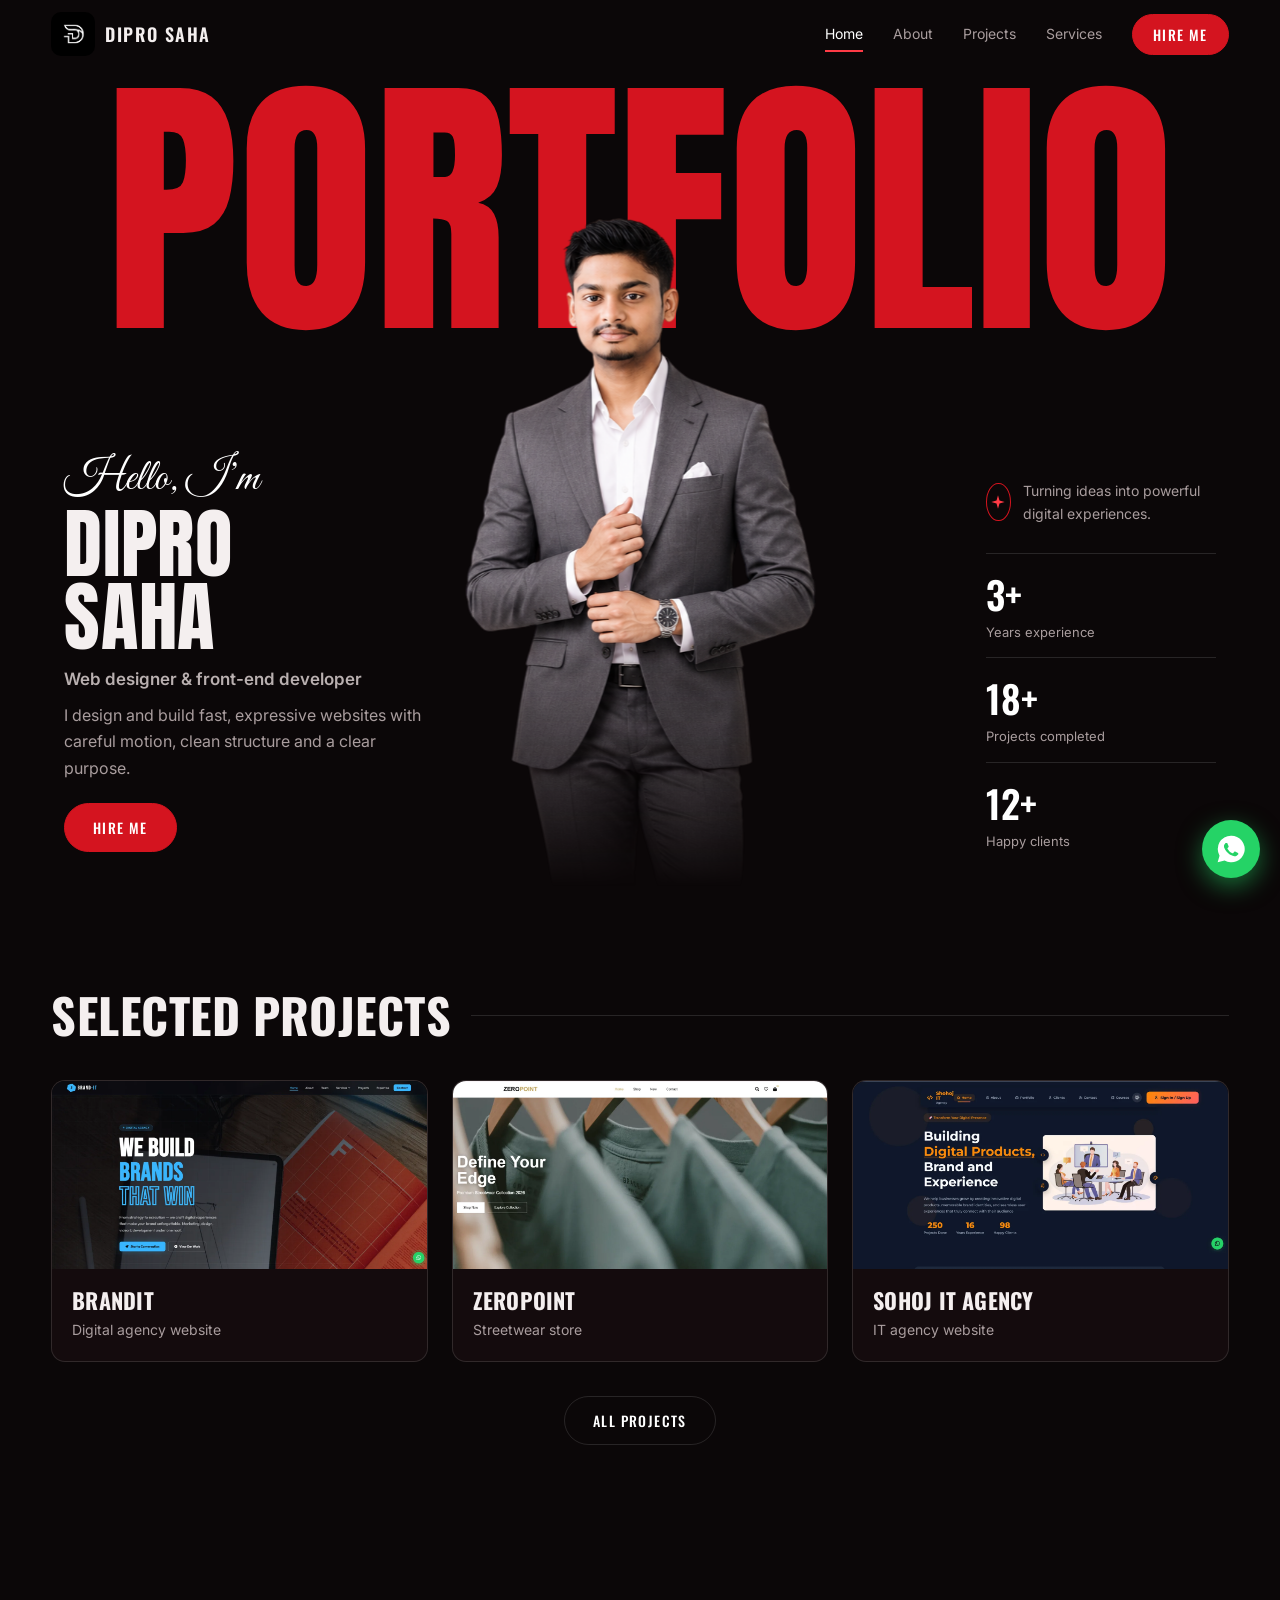
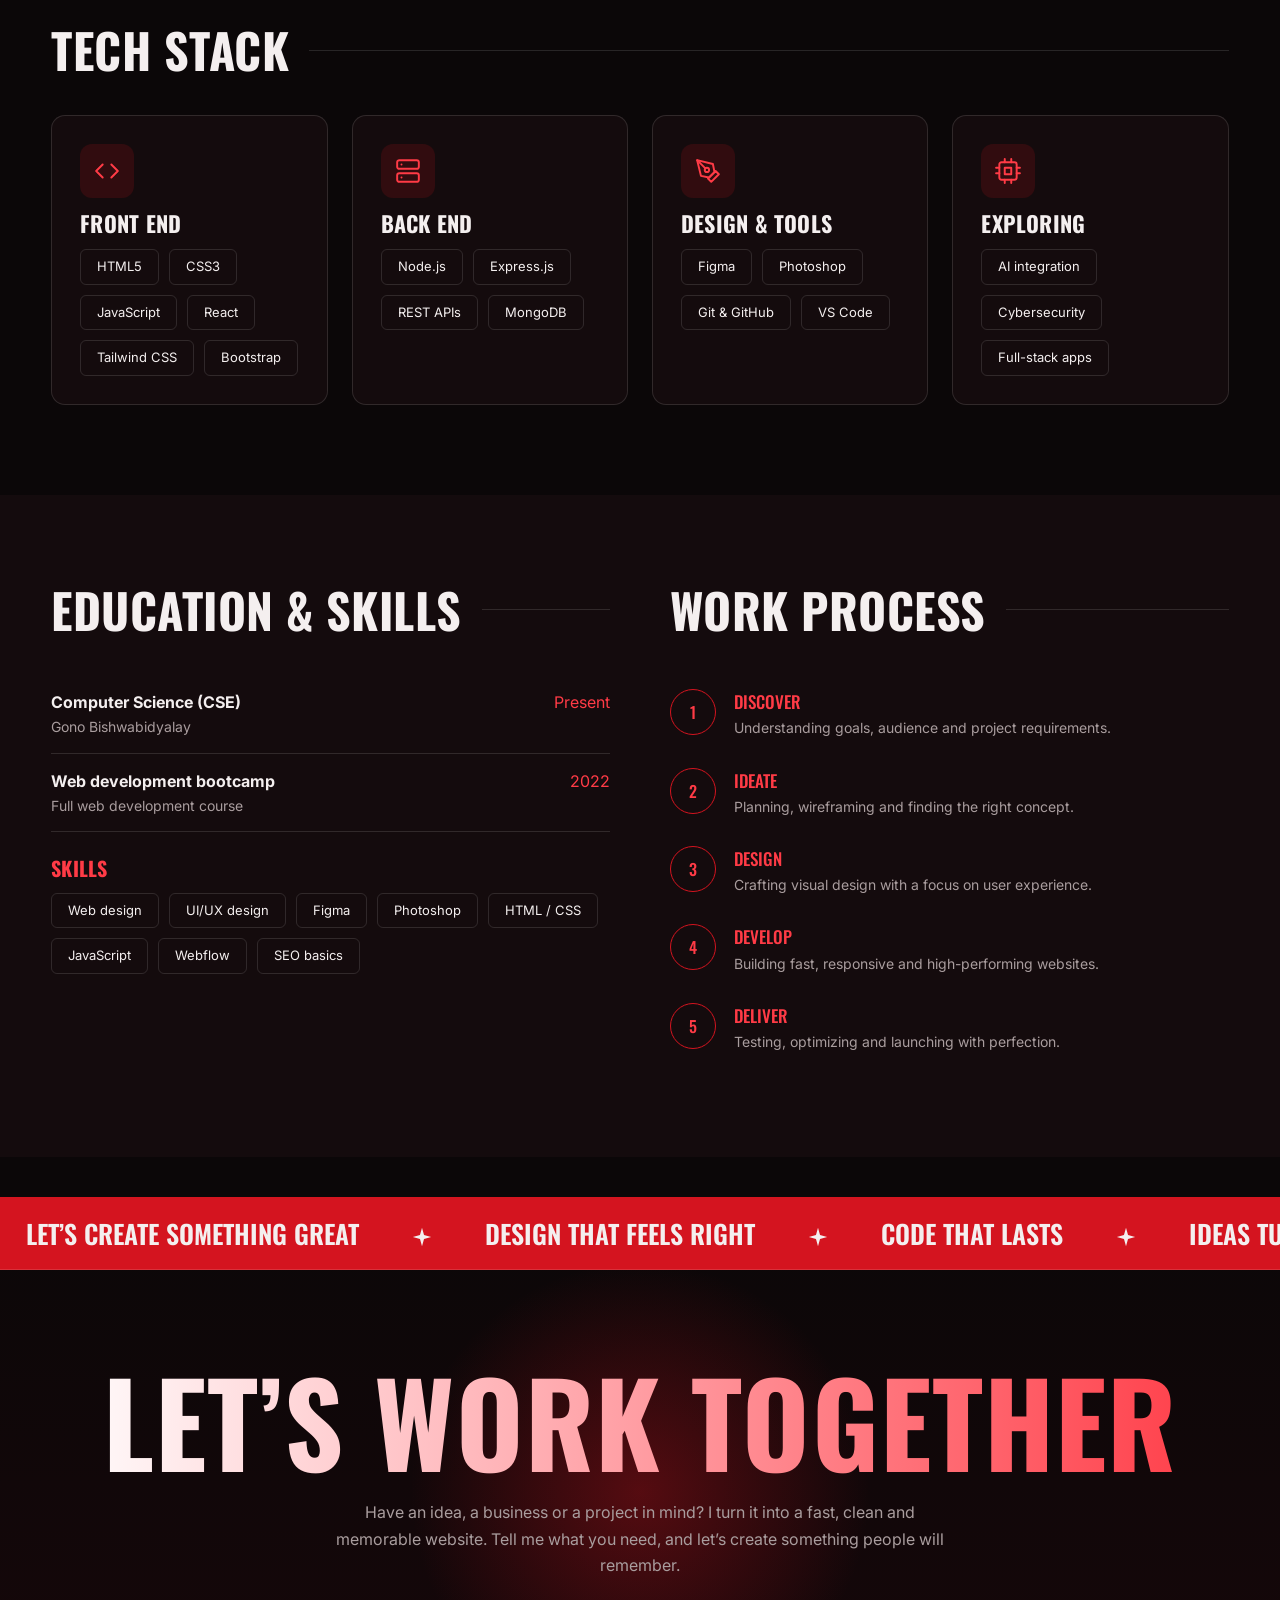
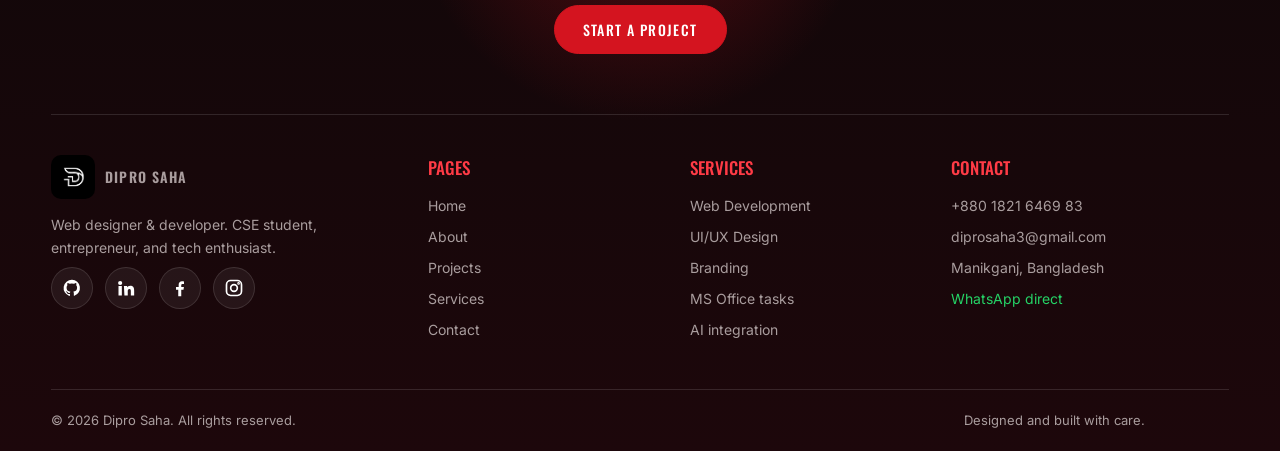
<file: index.html>
<!DOCTYPE html><html lang="en"><head><meta charset="utf-8"><meta name="viewport" content="width=device-width,initial-scale=1"><title>Home | Dipro Saha</title><meta name="description" content="Portfolio of Dipro Saha, web designer and UI/UX creator."><link rel="icon" href="assets/logo.png"><link rel="preconnect" href="https://fonts.googleapis.com"><link href="https://fonts.googleapis.com/css2?family=Anton&family=Great+Vibes&family=Inter:wght@400;500&family=Oswald:wght@400;500;600;700&display=swap" rel="stylesheet"><link rel="stylesheet" href="style.css"></head><body>
<main><section class="hx"><div class="bigx">PORTFOLIO</div>
<div class="pc"><img src="assets/dipro.png" alt="Dipro Saha"></div>
<div class="tx"><span class="hi">Hello, I’m</span><h1>Dipro<br>Saha</h1><h3>Web designer &amp; front-end developer</h3><p>I design and build fast, expressive websites with careful motion, clean structure and a clear purpose.</p><a class="btn" href="contact.html">Hire me</a></div>
<div class="rt"><div class="tag"><b><svg viewBox="0 0 24 24" fill="currentColor" width="16" height="16"><path d="M12 2l2.2 7.8L22 12l-7.8 2.2L12 22l-2.2-7.8L2 12l7.8-2.2z"/></svg></b>Turning ideas into powerful digital experiences.</div><div class="st"><b data-n="3">0</b><span>Years experience</span></div><div class="st"><b data-n="18">0</b><span>Projects completed</span></div><div class="st"><b data-n="12">0</b><span>Happy clients</span></div></div></section>
<div class="sb"><div class="st"><b data-n="3">0</b><span>Years experience</span></div><div class="st"><b data-n="18">0</b><span>Projects completed</span></div><div class="st"><b data-n="12">0</b><span>Happy clients</span></div></div>
<section><div class="wrap"><div class="hd rv"><h2>Selected projects</h2></div><div class="grid g3">
<a class="card rv" href="projects.html"><div class="pimg"><img src="assets/projects/brandit.webp" alt="BrandIt website preview" loading="lazy" width="1400" height="700"></div><div class="cb"><h3>BrandIt</h3><p>Digital agency website</p></div></a>
<a class="card rv" data-d=".15" href="projects.html"><div class="pimg"><img src="assets/projects/zeropoint.webp" alt="ZEROPOINT website preview" loading="lazy" width="1400" height="700"></div><div class="cb"><h3>ZEROPOINT</h3><p>Streetwear store</p></div></a>
<a class="card rv" data-d=".3" href="projects.html"><div class="pimg"><img src="assets/projects/sohoj-it-agency.webp" alt="Sohoj IT Agency website preview" loading="lazy" width="1400" height="700"></div><div class="cb"><h3>Sohoj IT Agency</h3><p>IT agency website</p></div></a></div>
<p style="text-align:center;margin-top:34px"><a class="btn o" href="projects.html">All projects</a></p></div></section>
<section><div class="wrap"><div class="hd rv"><h2>Tech stack</h2></div><div class="grid g4">
<div class="card pad rv"><div class="ico"><svg viewBox="0 0 24 24" aria-hidden="true"><polyline points="16 18 22 12 16 6"/><polyline points="8 6 2 12 8 18"/></svg></div><h3>Front end</h3><div class="sk"><span>HTML5</span><span>CSS3</span><span>JavaScript</span><span>React</span><span>Tailwind CSS</span><span>Bootstrap</span></div></div>
<div class="card pad rv" data-d=".1"><div class="ico"><svg viewBox="0 0 24 24" aria-hidden="true"><rect x="2" y="2" width="20" height="8" rx="2"/><rect x="2" y="14" width="20" height="8" rx="2"/><path d="M6 6h.01M6 18h.01"/></svg></div><h3>Back end</h3><div class="sk"><span>Node.js</span><span>Express.js</span><span>REST APIs</span><span>MongoDB</span></div></div>
<div class="card pad rv" data-d=".2"><div class="ico"><svg viewBox="0 0 24 24" aria-hidden="true"><path d="M12 19l7-7 3 3-7 7-3-3z"/><path d="M18 13l-1.5-7.5L2 2l3.5 14.5L13 18l5-5z"/><path d="M2 2l7.6 7.6"/><circle cx="11" cy="11" r="2"/></svg></div><h3>Design &amp; tools</h3><div class="sk"><span>Figma</span><span>Photoshop</span><span>Git &amp; GitHub</span><span>VS Code</span></div></div>
<div class="card pad rv" data-d=".3"><div class="ico"><svg viewBox="0 0 24 24" aria-hidden="true"><rect x="4" y="4" width="16" height="16" rx="2"/><rect x="9" y="9" width="6" height="6"/><path d="M9 1v3M15 1v3M9 20v3M15 20v3M20 9h3M20 14h3M1 9h3M1 14h3"/></svg></div><h3>Exploring</h3><div class="sk"><span>AI integration</span><span>Cybersecurity</span><span>Full-stack apps</span></div></div></div></div></section>
<section style="background:var(--bg2)"><div class="wrap grid g2" style="gap:60px">
<div class="rv l"><div class="hd"><h2>Education &amp; skills</h2></div><div class="edu"><div><b>Computer Science (CSE)</b><p>Gono Bishwabidyalay</p></div><span class="red">Present</span></div><div class="edu"><div><b>Web development bootcamp</b><p>Full web development course</p></div><span class="red">2022</span></div>
<h3 style="margin:26px 0 14px;font-size:20px" class="red">Skills</h3><div class="sk"><span>Web design</span><span>UI/UX design</span><span>Figma</span><span>Photoshop</span><span>HTML / CSS</span><span>JavaScript</span><span>Webflow</span><span>SEO basics</span></div></div>
<div class="rv r"><div class="hd"><h2>Work process</h2></div>
<div class="step"><i>1</i><div><b>Discover</b><p>Understanding goals, audience and project requirements.</p></div></div><div class="step"><i>2</i><div><b>Ideate</b><p>Planning, wireframing and finding the right concept.</p></div></div><div class="step"><i>3</i><div><b>Design</b><p>Crafting visual design with a focus on user experience.</p></div></div><div class="step"><i>4</i><div><b>Develop</b><p>Building fast, responsive and high-performing websites.</p></div></div><div class="step"><i>5</i><div><b>Deliver</b><p>Testing, optimizing and launching with perfection.</p></div></div></div></div></section></main>
<script src="script.js"></script></body></html>
</file>
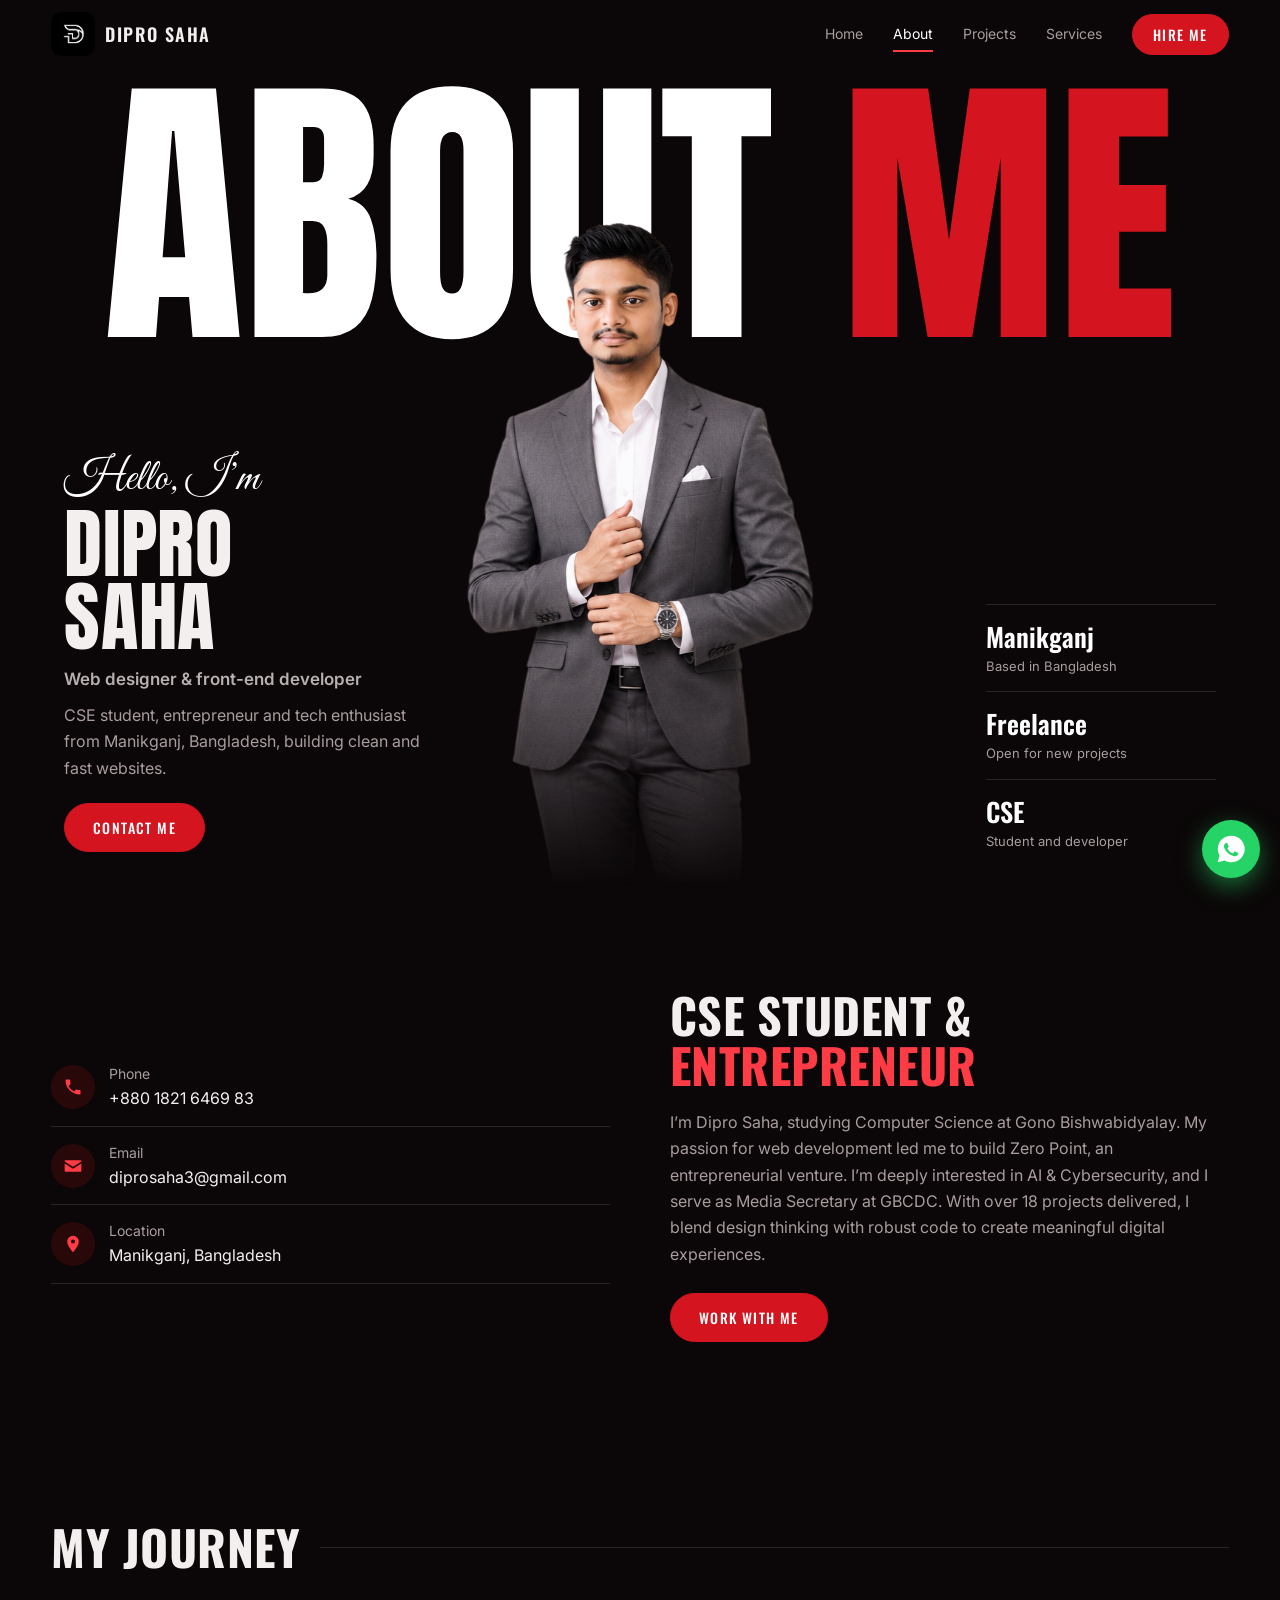
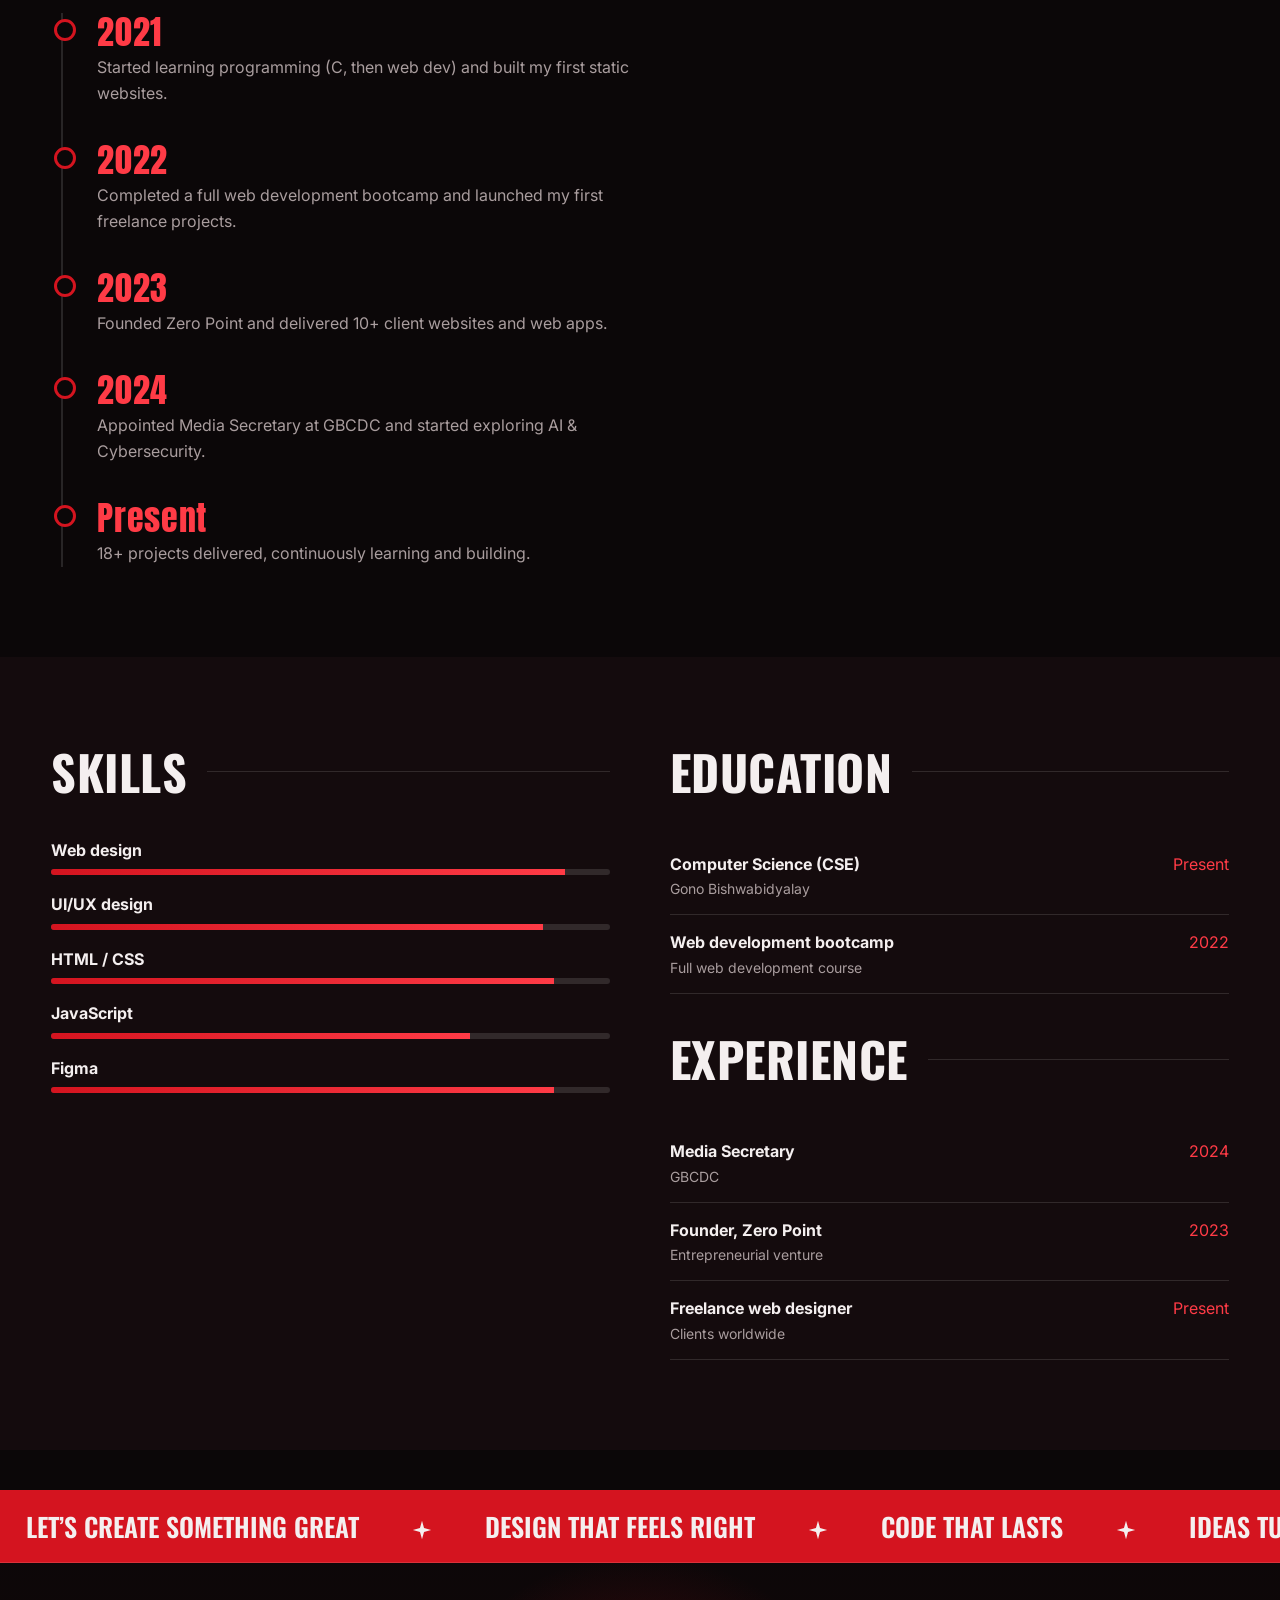
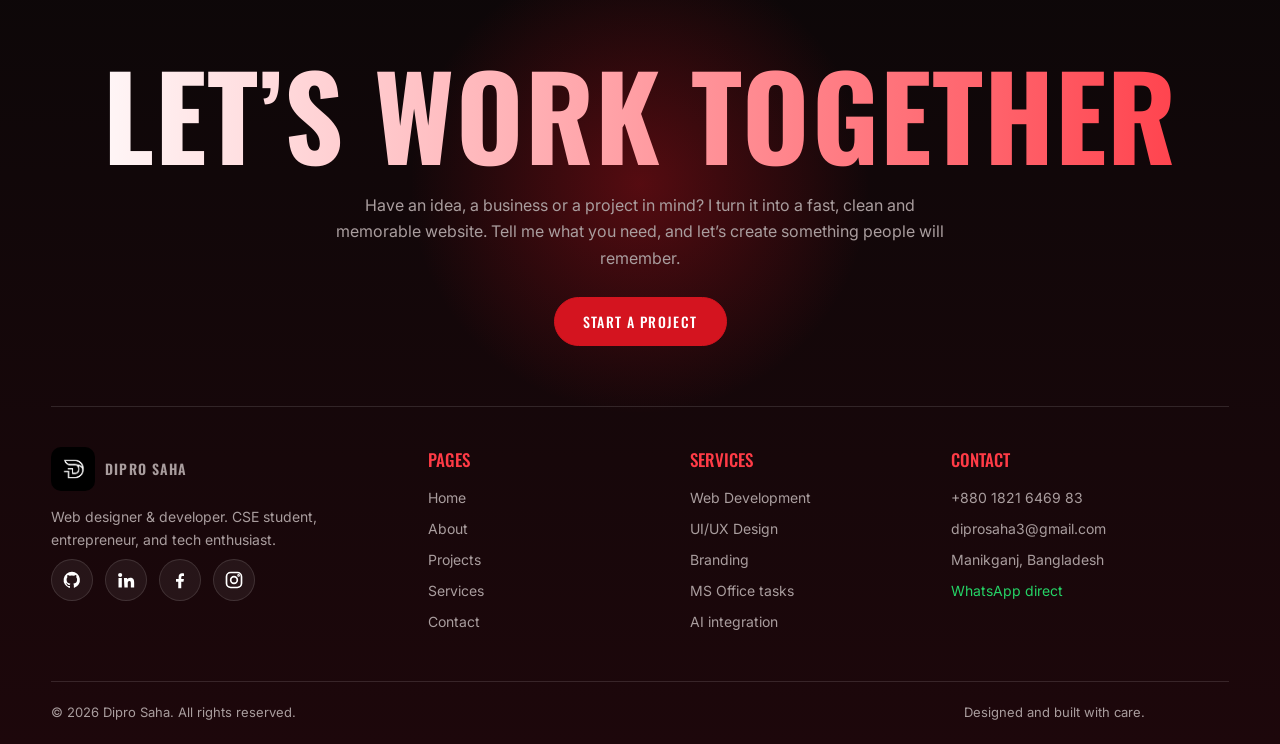
<file: about.html>
<!DOCTYPE html><html lang="en"><head><meta charset="utf-8"><meta name="viewport" content="width=device-width,initial-scale=1"><title>About | Dipro Saha</title><meta name="description" content="Portfolio of Dipro Saha, web designer and UI/UX creator."><link rel="icon" href="assets/logo.png"><link rel="preconnect" href="https://fonts.googleapis.com"><link href="https://fonts.googleapis.com/css2?family=Anton&family=Great+Vibes&family=Inter:wght@400;500&family=Oswald:wght@400;500;600;700&display=swap" rel="stylesheet"><link rel="stylesheet" href="style.css"></head><body>
<main><section class="hx"><div class="bigx ab">ABOUT <span class="me">ME</span></div>
<div class="pc"><img src="assets/dipro.png" alt="Dipro Saha"></div>
<div class="tx"><span class="hi">Hello, I’m</span><h1>Dipro<br>Saha</h1><h3>Web designer &amp; front-end developer</h3><p>CSE student, entrepreneur and tech enthusiast from Manikganj, Bangladesh, building clean and fast websites.</p><a class="btn" href="contact.html">Contact me</a></div>
<div class="rt"><div class="st"><b style="font-size:26px">Manikganj</b><span>Based in Bangladesh</span></div><div class="st"><b style="font-size:26px">Freelance</b><span>Open for new projects</span></div><div class="st"><b style="font-size:26px">CSE</b><span>Student and developer</span></div></div></section>
<section><div class="wrap grid g2" style="gap:60px;align-items:center"><div class="rv l"><a class="ci" href="tel:+8801821646983"><b><svg viewBox="0 0 24 24"><path d="M6.6 10.8a15 15 0 0 0 6.6 6.6l2.2-2.2a1 1 0 0 1 1-.3 11 11 0 0 0 3.6.6 1 1 0 0 1 1 1V20a1 1 0 0 1-1 1A17 17 0 0 1 3 4a1 1 0 0 1 1-1h3.5a1 1 0 0 1 1 1c0 1.3.2 2.500.6 3.600a1 1 0 0 1-.3 1z"/></svg></b><div><span>Phone</span>+880 1821 6469 83</div></a>
<a class="ci" href="mailto:diprosaha3@gmail.com"><b><svg viewBox="0 0 24 24"><path d="M3 5h18a1 1 0 0 1 1 1v.5l-10 6.500L2 6.500V6a1 1 0 0 1 1-1zm19 3.900V18a1 1 0 0 1-1 1H3a1 1 0 0 1-1-1V8.900l10 6.500z"/></svg></b><div><span>Email</span>diprosaha3@gmail.com</div></a>
<div class="ci"><b><svg viewBox="0 0 24 24"><path d="M12 2a7 7 0 0 0-7 7c0 5 7 13 7 13s7-8 7-13a7 7 0 0 0-7-7zm0 9.500A2.500 2.500 0 1 1 12 6.500a2.500 2.500 0 0 1 0 5z"/></svg></b><div><span>Location</span>Manikganj, Bangladesh</div></div></div>
<div class="rv r"><h2>CSE Student &amp; <span class="red">Entrepreneur</span></h2><p style="color:var(--mu);margin:18px 0 26px">I’m Dipro Saha, studying Computer Science at Gono Bishwabidyalay. My passion for web development led me to build Zero Point, an entrepreneurial venture. I’m deeply interested in AI &amp; Cybersecurity, and I serve as Media Secretary at GBCDC. With over 18 projects delivered, I blend design thinking with robust code to create meaningful digital experiences.</p><a class="btn" href="contact.html">Work with me</a></div></div></section>
<section><div class="wrap"><div class="hd rv"><h2>My journey</h2></div><div class="tl">
<div class="it rv"><b>2021</b><p>Started learning programming (C, then web dev) and built my first static websites.</p></div>
<div class="it rv" data-d=".1"><b>2022</b><p>Completed a full web development bootcamp and launched my first freelance projects.</p></div>
<div class="it rv" data-d=".2"><b>2023</b><p>Founded Zero Point and delivered 10+ client websites and web apps.</p></div>
<div class="it rv" data-d=".3"><b>2024</b><p>Appointed Media Secretary at GBCDC and started exploring AI &amp; Cybersecurity.</p></div>
<div class="it rv" data-d=".4"><b>Present</b><p>18+ projects delivered, continuously learning and building.</p></div></div></div></section>
<section style="background:var(--bg2)"><div class="wrap grid g2" style="gap:60px"><div class="rv l"><div class="hd"><h2>Skills</h2></div>
<b>Web design</b><div class="bar"><i style="--w:92%"></i></div><b>UI/UX design</b><div class="bar"><i style="--w:88%"></i></div><b>HTML / CSS</b><div class="bar"><i style="--w:90%"></i></div><b>JavaScript</b><div class="bar"><i style="--w:75%"></i></div><b>Figma</b><div class="bar"><i style="--w:90%"></i></div></div>
<div class="rv r"><div class="hd"><h2>Education</h2></div><div class="edu"><div><b>Computer Science (CSE)</b><p>Gono Bishwabidyalay</p></div><span class="red">Present</span></div><div class="edu"><div><b>Web development bootcamp</b><p>Full web development course</p></div><span class="red">2022</span></div>
<div class="hd" style="margin-top:40px"><h2>Experience</h2></div><div class="edu"><div><b>Media Secretary</b><p>GBCDC</p></div><span class="red">2024</span></div><div class="edu"><div><b>Founder, Zero Point</b><p>Entrepreneurial venture</p></div><span class="red">2023</span></div><div class="edu"><div><b>Freelance web designer</b><p>Clients worldwide</p></div><span class="red">Present</span></div></div></div></section></main>
<script src="script.js"></script></body></html>
</file>
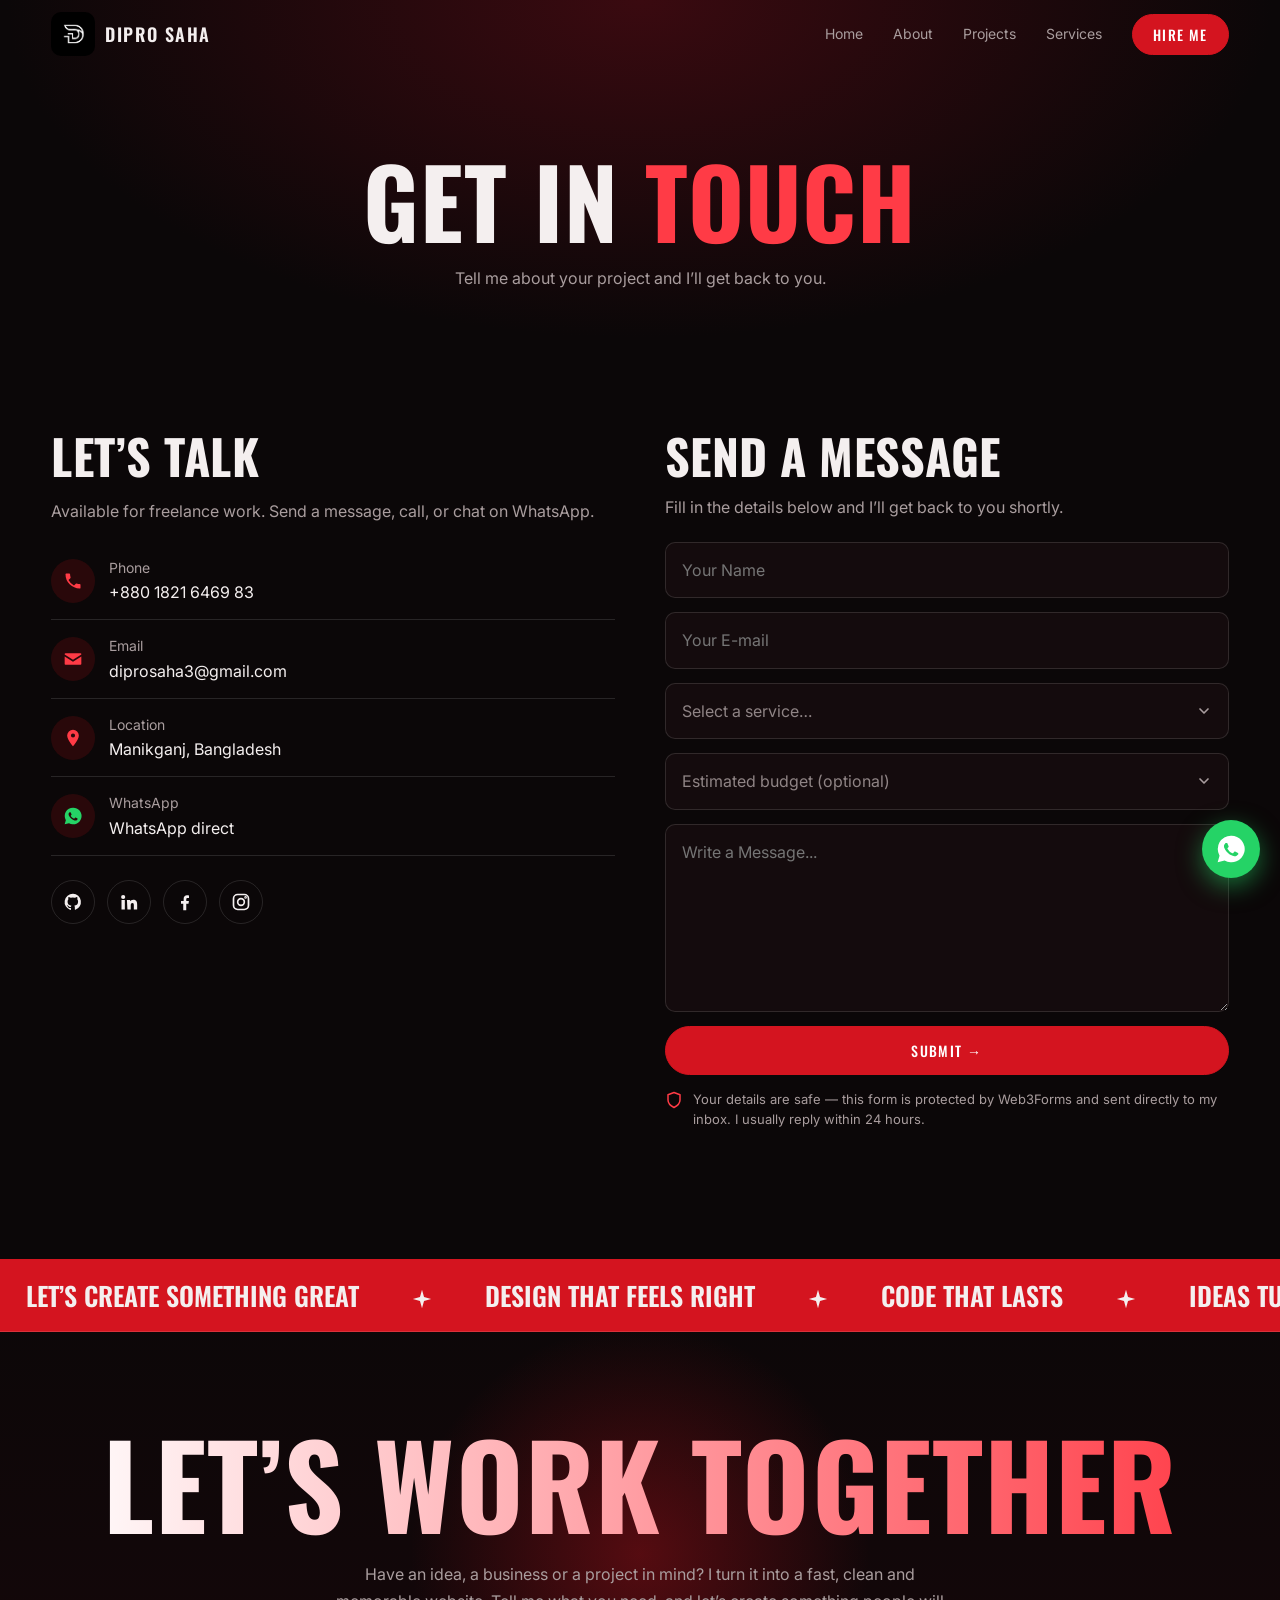
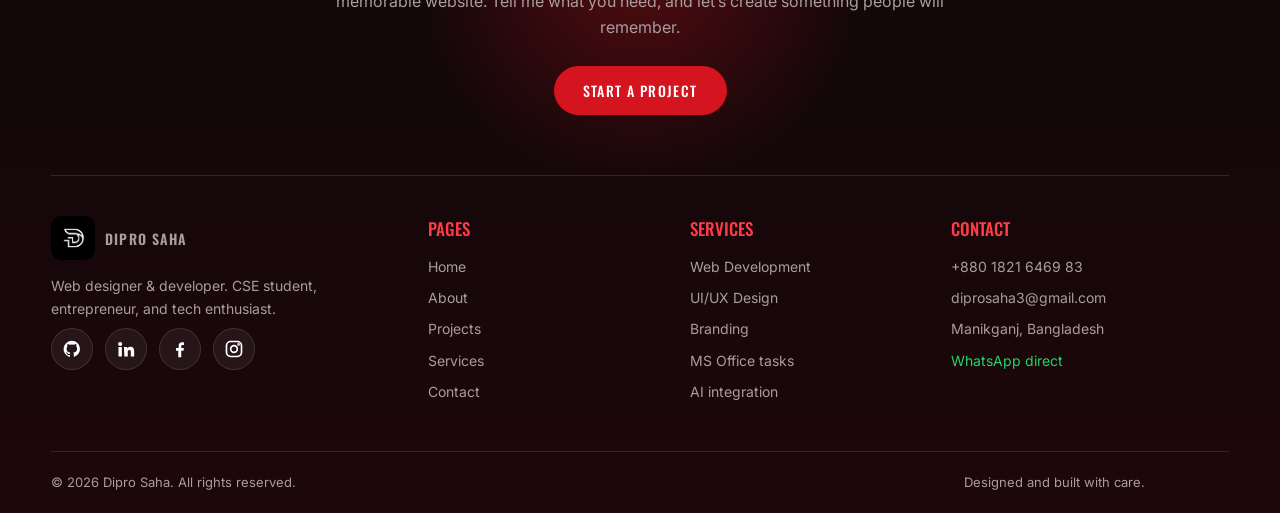
<file: contact.html>
<!DOCTYPE html><html lang="en"><head><meta charset="utf-8"><meta name="viewport" content="width=device-width,initial-scale=1"><title>Contact | Dipro Saha</title><meta name="description" content="Portfolio of Dipro Saha, web designer and UI/UX creator."><link rel="icon" href="assets/logo.png"><link rel="preconnect" href="https://fonts.googleapis.com"><link href="https://fonts.googleapis.com/css2?family=Anton&family=Great+Vibes&family=Inter:wght@400;500&family=Oswald:wght@400;500;600;700&display=swap" rel="stylesheet"><link rel="stylesheet" href="style.css"></head><body>
<main><section class="ph"><div class="wrap"><h1>Get in <span class="red">touch</span></h1><p>Tell me about your project and I’ll get back to you.</p></div></section>
<section><div class="wrap grid g2" style="gap:50px"><div class="rv l"><h2>Let’s talk</h2><p style="color:var(--mu);margin:16px 0 18px">Available for freelance work. Send a message, call, or chat on WhatsApp.</p>
<a class="ci" href="tel:+8801821646983"><b><svg viewBox="0 0 24 24"><path d="M6.6 10.800a15 15 0 0 0 6.600 6.600l2.200-2.200a1 1 0 0 1 1-.3 11 11 0 0 0 3.600.6 1 1 0 0 1 1 1V20a1 1 0 0 1-1 1A17 17 0 0 1 3 4a1 1 0 0 1 1-1h3.500a1 1 0 0 1 1 1c0 1.300.2 2.500.6 3.600a1 1 0 0 1-.3 1z"/></svg></b><div><span>Phone</span>+880 1821 6469 83</div></a>
<a class="ci" href="mailto:diprosaha3@gmail.com"><b><svg viewBox="0 0 24 24"><path d="M3 5h18a1 1 0 0 1 1 1v.5l-10 6.500L2 6.500V6a1 1 0 0 1 1-1zm19 3.900V18a1 1 0 0 1-1 1H3a1 1 0 0 1-1-1V8.900l10 6.500z"/></svg></b><div><span>Email</span>diprosaha3@gmail.com</div></a>
<div class="ci"><b><svg viewBox="0 0 24 24"><path d="M12 2a7 7 0 0 0-7 7c0 5 7 13 7 13s7-8 7-13a7 7 0 0 0-7-7zm0 9.500A2.500 2.500 0 1 1 12 6.500a2.500 2.500 0 0 1 0 5z"/></svg></b><div><span>Location</span>Manikganj, Bangladesh</div></div>
<a class="ci" href="https://wa.me/8801821646983" target="_blank" rel="noopener"><b style="color:#25d366"><svg viewBox="0 0 24 24"><path d="M12 2a10 10 0 0 0-8.600 15L2 22l5.200-1.400A10 10 0 1 0 12 2zm5.200 14.200c-.2.600-1.200 1.200-1.700 1.200-.4.100-1 .1-1.600-.1-.4-.1-.9-.3-1.500-.6-2.700-1.100-4.400-3.800-4.600-4-.1-.2-1.100-1.400-1.100-2.700s.7-1.900.9-2.200c.2-.2.500-.3.700-.3h.5c.2 0 .4 0 .6.500l.8 1.900c.1.200.1.300 0 .5l-.3.500-.4.400c-.1.100-.3.300-.1.600.2.300.7 1.200 1.500 1.900 1 .9 1.900 1.200 2.200 1.300.3.100.4.100.6-.1l.8-1c.2-.3.400-.2.600-.1l1.800.9c.3.100.5.200.5.300.1.200.1.700-.1 1.300z"/></svg></b><div><span>WhatsApp</span>WhatsApp direct</div></a>
<div class="soc" id="s2" style="margin-top:24px"></div></div>
<div class="rv r"><h2>Send a message</h2><p style="color:var(--mu);margin:12px 0 22px">Fill in the details below and I’ll get back to you shortly.</p><form action="https://api.web3forms.com/submit" method="POST" class="contact__form">
<input type="hidden" name="access_key" value="3118e93b-ebaa-4c42-9b4e-b240fdb7870c">
<input type="hidden" name="subject" value="New inquiry from my portfolio website">
<input type="text" name="name" placeholder="Your Name" class="contact__input" required>
<input type="email" name="email" placeholder="Your E-mail" class="contact__input" required>
<select name="service" class="contact__input" required><option value="" disabled selected>Select a service…</option><option>Web Development</option><option>UI/UX Design</option><option>Branding</option><option>MS Office tasks</option><option>AI Integration</option><option>Responsive Design</option><option>Performance Optimization</option><option>Cybersecurity Basics</option><option>Maintenance &amp; Support</option><option>Other</option></select>
<select name="budget" class="contact__input"><option value="" selected>Estimated budget (optional)</option><option>Under $500</option><option>$500 – $1,000</option><option>$1,000 – $5,000</option><option>$5,000+</option><option>Not sure yet</option></select>
<textarea name="message" placeholder="Write a Message..." rows="6" class="contact__input" required></textarea>
<button type="submit" class="contact__button btn">Submit →</button><div id="fm" class="fm" role="status"></div>
<p class="note"><svg viewBox="0 0 24 24" aria-hidden="true"><path d="M12 22s8-4 8-10V5l-8-3-8 3v7c0 6 8 10 8 10z"/></svg><span>Your details are safe — this form is protected by Web3Forms and sent directly to my inbox. I usually reply within 24 hours.</span></p></form></div></div></section></main>
<script>document.addEventListener("DOMContentLoaded",()=>{document.getElementById("s2").innerHTML=document.querySelector(".ft .soc").innerHTML})</script><script src="script.js"></script></body></html>
</file>
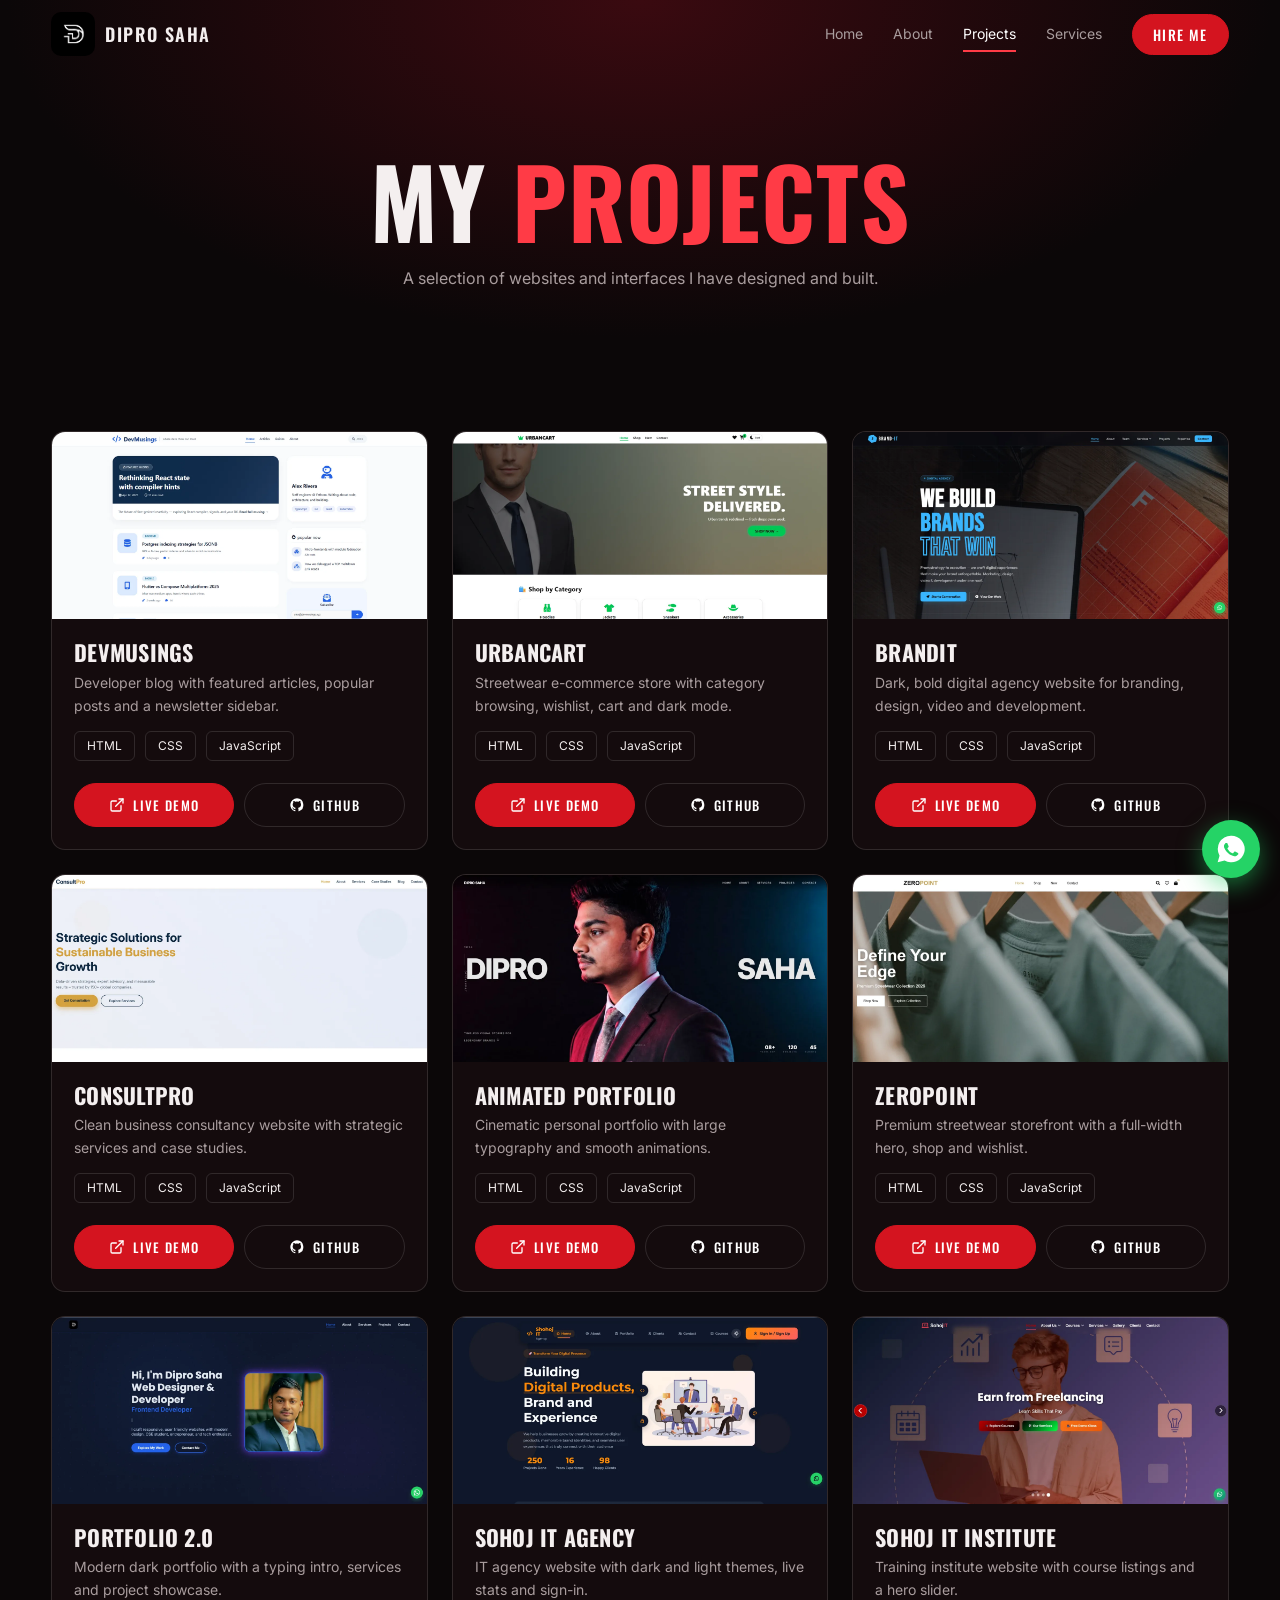
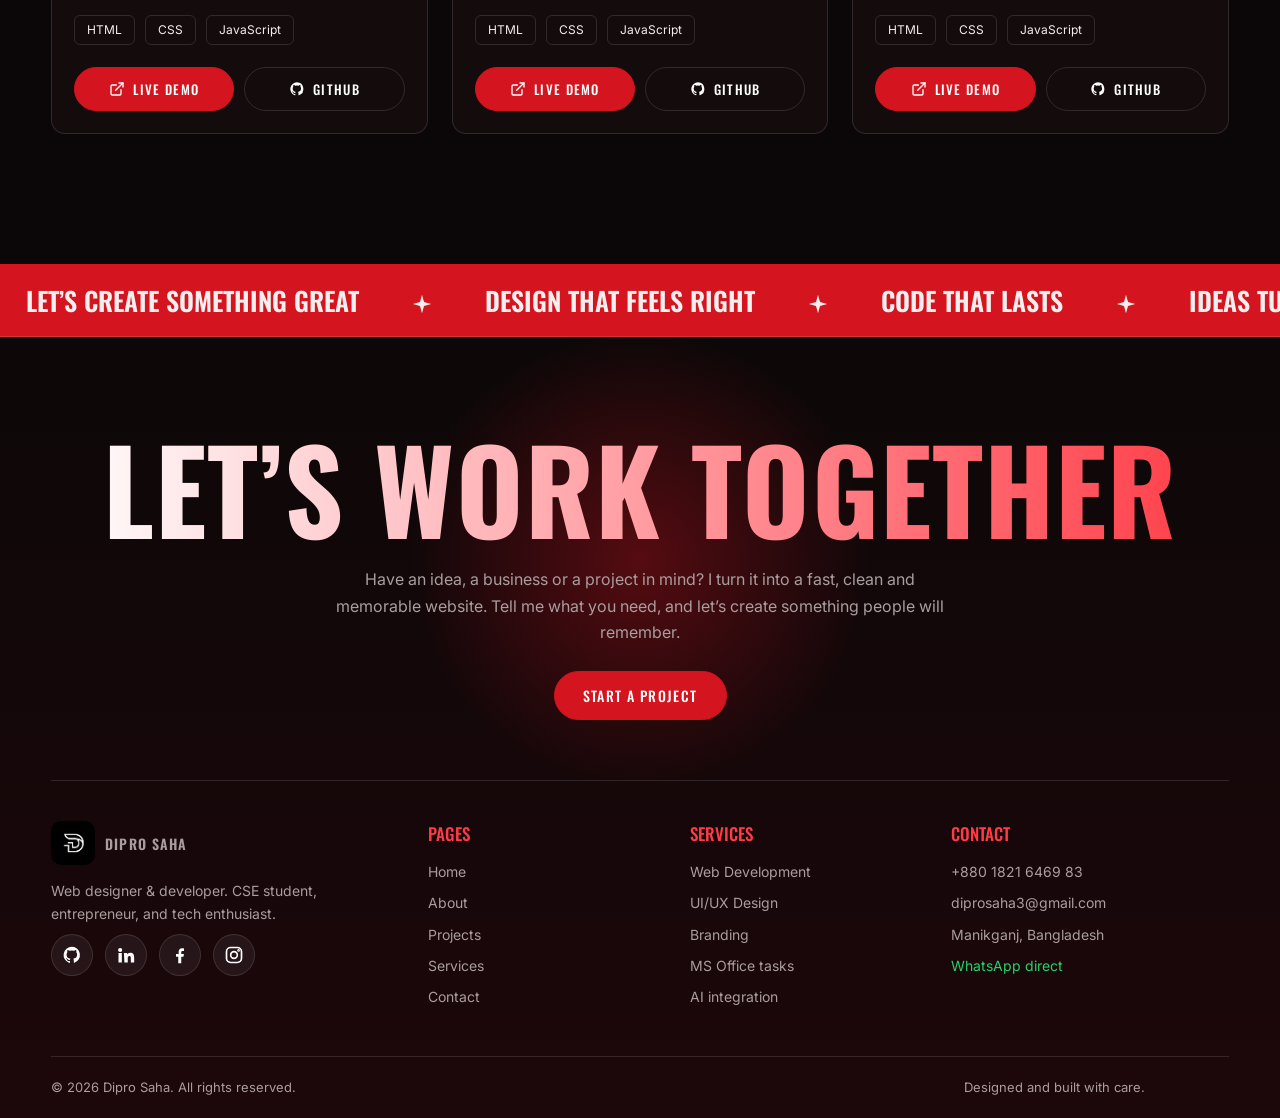
<file: projects.html>
<!DOCTYPE html><html lang="en"><head><meta charset="utf-8"><meta name="viewport" content="width=device-width,initial-scale=1"><title>Projects | Dipro Saha</title><meta name="description" content="Portfolio of Dipro Saha, web designer and UI/UX creator."><link rel="icon" href="assets/logo.png"><link rel="preconnect" href="https://fonts.googleapis.com"><link href="https://fonts.googleapis.com/css2?family=Anton&family=Great+Vibes&family=Inter:wght@400;500&family=Oswald:wght@400;500;600;700&display=swap" rel="stylesheet"><link rel="stylesheet" href="style.css"></head><body>
<main><section class="ph"><div class="wrap"><h1>My <span class="red">projects</span></h1><p>A selection of websites and interfaces I have designed and built.</p></div></section>
<section><div class="wrap grid g3">
<article class="card pj rv"><div class="pimg"><img src="assets/projects/devmusings.webp" alt="DevMusings website preview" loading="lazy" width="1400" height="700"></div><div class="cb"><h3>DevMusings</h3><p>Developer blog with featured articles, popular posts and a newsletter sidebar.</p><div class="sk sm"><span>HTML</span><span>CSS</span><span>JavaScript</span></div><div class="pb"><a class="btn sm" href="https://dipro619.github.io/DevMusings-Blog/" target="_blank" rel="noopener"><svg viewBox="0 0 24 24" aria-hidden="true"><path d="M18 13v6a2 2 0 0 1-2 2H5a2 2 0 0 1-2-2V8a2 2 0 0 1 2-2h6"/><polyline points="15 3 21 3 21 9"/><path d="M10 14L21 3"/></svg>Live Demo</a><a class="btn o sm" href="https://github.com/dipro619/DevMusings-Blog" target="_blank" rel="noopener"><svg viewBox="0 0 24 24" fill="currentColor" aria-hidden="true"><path d="M12 2a10 10 0 0 0-3.2 19.5c.5.1.7-.2.7-.5v-1.8c-2.8.6-3.4-1.2-3.4-1.2-.5-1.2-1.100-1.500-1.100-1.500-.9-.6.1-.6.1-.6 1 .1 1.500 1 1.500 1 .9 1.500 2.400 1.100 2.900.8.1-.6.4-1.100.6-1.300-2.200-.3-4.600-1.100-4.600-5 0-1.100.4-2 1-2.700-.1-.3-.4-1.300.1-2.700 0 0 .8-.3 2.700 1a9.300 9.300 0 0 1 5 0c1.900-1.300 2.700-1 2.700-1 .5 1.400.2 2.400.1 2.700.6.7 1 1.600 1 2.700 0 3.900-2.400 4.700-4.600 5 .4.3.7.9.7 1.800v2.700c0 .3.2.6.7.5A10 10 0 0 0 12 2z"/></svg>GitHub</a></div></div></article>
<article class="card pj rv" data-d="0.1"><div class="pimg"><img src="assets/projects/urbancart.webp" alt="URBANCART website preview" loading="lazy" width="1400" height="700"></div><div class="cb"><h3>URBANCART</h3><p>Streetwear e-commerce store with category browsing, wishlist, cart and dark mode.</p><div class="sk sm"><span>HTML</span><span>CSS</span><span>JavaScript</span></div><div class="pb"><a class="btn sm" href="https://dipro619.github.io/URBANCART/" target="_blank" rel="noopener"><svg viewBox="0 0 24 24" aria-hidden="true"><path d="M18 13v6a2 2 0 0 1-2 2H5a2 2 0 0 1-2-2V8a2 2 0 0 1 2-2h6"/><polyline points="15 3 21 3 21 9"/><path d="M10 14L21 3"/></svg>Live Demo</a><a class="btn o sm" href="https://github.com/dipro619/URBANCART" target="_blank" rel="noopener"><svg viewBox="0 0 24 24" fill="currentColor" aria-hidden="true"><path d="M12 2a10 10 0 0 0-3.2 19.5c.5.1.7-.2.7-.5v-1.8c-2.8.6-3.4-1.2-3.4-1.2-.5-1.2-1.100-1.500-1.100-1.500-.9-.6.1-.6.1-.6 1 .1 1.500 1 1.500 1 .9 1.500 2.400 1.100 2.900.8.1-.6.4-1.100.6-1.300-2.200-.3-4.600-1.100-4.600-5 0-1.100.4-2 1-2.700-.1-.3-.4-1.300.1-2.700 0 0 .8-.3 2.700 1a9.300 9.300 0 0 1 5 0c1.900-1.300 2.700-1 2.700-1 .5 1.400.2 2.400.1 2.700.6.7 1 1.600 1 2.700 0 3.900-2.400 4.700-4.600 5 .4.3.7.9.7 1.800v2.700c0 .3.2.6.7.5A10 10 0 0 0 12 2z"/></svg>GitHub</a></div></div></article>
<article class="card pj rv" data-d="0.2"><div class="pimg"><img src="assets/projects/brandit.webp" alt="BrandIt website preview" loading="lazy" width="1400" height="700"></div><div class="cb"><h3>BrandIt</h3><p>Dark, bold digital agency website for branding, design, video and development.</p><div class="sk sm"><span>HTML</span><span>CSS</span><span>JavaScript</span></div><div class="pb"><a class="btn sm" href="https://dipro619.github.io/BrandIt/" target="_blank" rel="noopener"><svg viewBox="0 0 24 24" aria-hidden="true"><path d="M18 13v6a2 2 0 0 1-2 2H5a2 2 0 0 1-2-2V8a2 2 0 0 1 2-2h6"/><polyline points="15 3 21 3 21 9"/><path d="M10 14L21 3"/></svg>Live Demo</a><a class="btn o sm" href="https://github.com/dipro619/BrandIt" target="_blank" rel="noopener"><svg viewBox="0 0 24 24" fill="currentColor" aria-hidden="true"><path d="M12 2a10 10 0 0 0-3.2 19.5c.5.1.7-.2.7-.5v-1.8c-2.8.6-3.4-1.2-3.4-1.2-.5-1.2-1.100-1.500-1.100-1.500-.9-.6.1-.6.1-.6 1 .1 1.500 1 1.500 1 .9 1.500 2.400 1.100 2.900.8.1-.6.4-1.100.6-1.300-2.200-.3-4.600-1.100-4.600-5 0-1.100.4-2 1-2.700-.1-.3-.4-1.300.1-2.700 0 0 .8-.3 2.700 1a9.300 9.300 0 0 1 5 0c1.900-1.300 2.700-1 2.700-1 .5 1.400.2 2.400.1 2.700.6.7 1 1.600 1 2.700 0 3.900-2.400 4.700-4.600 5 .4.3.7.9.7 1.800v2.700c0 .3.2.6.7.5A10 10 0 0 0 12 2z"/></svg>GitHub</a></div></div></article>
<article class="card pj rv"><div class="pimg"><img src="assets/projects/consultpro.webp" alt="ConsultPro website preview" loading="lazy" width="1400" height="700"></div><div class="cb"><h3>ConsultPro</h3><p>Clean business consultancy website with strategic services and case studies.</p><div class="sk sm"><span>HTML</span><span>CSS</span><span>JavaScript</span></div><div class="pb"><a class="btn sm" href="https://dipro619.github.io/Consult-Pro/" target="_blank" rel="noopener"><svg viewBox="0 0 24 24" aria-hidden="true"><path d="M18 13v6a2 2 0 0 1-2 2H5a2 2 0 0 1-2-2V8a2 2 0 0 1 2-2h6"/><polyline points="15 3 21 3 21 9"/><path d="M10 14L21 3"/></svg>Live Demo</a><a class="btn o sm" href="https://github.com/dipro619/Consult-Pro" target="_blank" rel="noopener"><svg viewBox="0 0 24 24" fill="currentColor" aria-hidden="true"><path d="M12 2a10 10 0 0 0-3.2 19.5c.5.1.7-.2.7-.5v-1.8c-2.8.6-3.4-1.2-3.4-1.2-.5-1.2-1.100-1.500-1.100-1.500-.9-.6.1-.6.1-.6 1 .1 1.500 1 1.500 1 .9 1.500 2.400 1.100 2.900.8.1-.6.4-1.100.6-1.300-2.200-.3-4.600-1.100-4.600-5 0-1.100.4-2 1-2.700-.1-.3-.4-1.300.1-2.700 0 0 .8-.3 2.700 1a9.300 9.300 0 0 1 5 0c1.900-1.300 2.700-1 2.700-1 .5 1.400.2 2.400.1 2.700.6.7 1 1.600 1 2.700 0 3.900-2.400 4.700-4.600 5 .4.3.7.9.7 1.800v2.700c0 .3.2.6.7.5A10 10 0 0 0 12 2z"/></svg>GitHub</a></div></div></article>
<article class="card pj rv" data-d="0.1"><div class="pimg"><img src="assets/projects/animated-portfolio.webp" alt="Animated Portfolio website preview" loading="lazy" width="1400" height="700"></div><div class="cb"><h3>Animated Portfolio</h3><p>Cinematic personal portfolio with large typography and smooth animations.</p><div class="sk sm"><span>HTML</span><span>CSS</span><span>JavaScript</span></div><div class="pb"><a class="btn sm" href="https://dipro619.github.io/Portfolio/" target="_blank" rel="noopener"><svg viewBox="0 0 24 24" aria-hidden="true"><path d="M18 13v6a2 2 0 0 1-2 2H5a2 2 0 0 1-2-2V8a2 2 0 0 1 2-2h6"/><polyline points="15 3 21 3 21 9"/><path d="M10 14L21 3"/></svg>Live Demo</a><a class="btn o sm" href="https://github.com/dipro619/Portfolio" target="_blank" rel="noopener"><svg viewBox="0 0 24 24" fill="currentColor" aria-hidden="true"><path d="M12 2a10 10 0 0 0-3.2 19.5c.5.1.7-.2.7-.5v-1.8c-2.8.6-3.4-1.2-3.4-1.2-.5-1.2-1.100-1.500-1.100-1.500-.9-.6.1-.6.1-.6 1 .1 1.500 1 1.500 1 .9 1.500 2.400 1.100 2.900.8.1-.6.4-1.100.6-1.300-2.200-.3-4.600-1.100-4.600-5 0-1.100.4-2 1-2.700-.1-.3-.4-1.300.1-2.700 0 0 .8-.3 2.700 1a9.300 9.300 0 0 1 5 0c1.900-1.300 2.700-1 2.700-1 .5 1.400.2 2.400.1 2.700.6.7 1 1.600 1 2.700 0 3.900-2.400 4.700-4.600 5 .4.3.7.9.7 1.800v2.700c0 .3.2.6.7.5A10 10 0 0 0 12 2z"/></svg>GitHub</a></div></div></article>
<article class="card pj rv" data-d="0.2"><div class="pimg"><img src="assets/projects/zeropoint.webp" alt="ZEROPOINT website preview" loading="lazy" width="1400" height="700"></div><div class="cb"><h3>ZEROPOINT</h3><p>Premium streetwear storefront with a full-width hero, shop and wishlist.</p><div class="sk sm"><span>HTML</span><span>CSS</span><span>JavaScript</span></div><div class="pb"><a class="btn sm" href="https://dipro619.github.io/Zero-Point/" target="_blank" rel="noopener"><svg viewBox="0 0 24 24" aria-hidden="true"><path d="M18 13v6a2 2 0 0 1-2 2H5a2 2 0 0 1-2-2V8a2 2 0 0 1 2-2h6"/><polyline points="15 3 21 3 21 9"/><path d="M10 14L21 3"/></svg>Live Demo</a><a class="btn o sm" href="https://github.com/dipro619/Zero-Point" target="_blank" rel="noopener"><svg viewBox="0 0 24 24" fill="currentColor" aria-hidden="true"><path d="M12 2a10 10 0 0 0-3.2 19.5c.5.1.7-.2.7-.5v-1.8c-2.8.6-3.4-1.2-3.4-1.2-.5-1.2-1.100-1.500-1.100-1.500-.9-.6.1-.6.1-.6 1 .1 1.500 1 1.500 1 .9 1.500 2.400 1.100 2.900.8.1-.6.4-1.100.6-1.300-2.200-.3-4.600-1.100-4.600-5 0-1.100.4-2 1-2.700-.1-.3-.4-1.300.1-2.700 0 0 .8-.3 2.700 1a9.300 9.300 0 0 1 5 0c1.900-1.300 2.700-1 2.700-1 .5 1.400.2 2.400.1 2.700.6.7 1 1.600 1 2.700 0 3.900-2.400 4.700-4.600 5 .4.3.7.9.7 1.800v2.700c0 .3.2.6.7.5A10 10 0 0 0 12 2z"/></svg>GitHub</a></div></div></article>
<article class="card pj rv"><div class="pimg"><img src="assets/projects/portfolio-2.webp" alt="Portfolio 2.0 website preview" loading="lazy" width="1400" height="700"></div><div class="cb"><h3>Portfolio 2.0</h3><p>Modern dark portfolio with a typing intro, services and project showcase.</p><div class="sk sm"><span>HTML</span><span>CSS</span><span>JavaScript</span></div><div class="pb"><a class="btn sm" href="https://dipro619.github.io/Dipro-Saha/" target="_blank" rel="noopener"><svg viewBox="0 0 24 24" aria-hidden="true"><path d="M18 13v6a2 2 0 0 1-2 2H5a2 2 0 0 1-2-2V8a2 2 0 0 1 2-2h6"/><polyline points="15 3 21 3 21 9"/><path d="M10 14L21 3"/></svg>Live Demo</a><a class="btn o sm" href="https://github.com/dipro619/Dipro-Saha" target="_blank" rel="noopener"><svg viewBox="0 0 24 24" fill="currentColor" aria-hidden="true"><path d="M12 2a10 10 0 0 0-3.2 19.5c.5.1.7-.2.7-.5v-1.8c-2.8.6-3.4-1.2-3.4-1.2-.5-1.2-1.100-1.500-1.100-1.500-.9-.6.1-.6.1-.6 1 .1 1.500 1 1.500 1 .9 1.500 2.400 1.100 2.900.8.1-.6.4-1.100.6-1.300-2.200-.3-4.600-1.100-4.600-5 0-1.100.4-2 1-2.700-.1-.3-.4-1.300.1-2.700 0 0 .8-.3 2.700 1a9.300 9.300 0 0 1 5 0c1.900-1.300 2.700-1 2.700-1 .5 1.400.2 2.400.1 2.700.6.7 1 1.600 1 2.700 0 3.900-2.400 4.700-4.600 5 .4.3.7.9.7 1.800v2.700c0 .3.2.6.7.5A10 10 0 0 0 12 2z"/></svg>GitHub</a></div></div></article>
<article class="card pj rv" data-d="0.1"><div class="pimg"><img src="assets/projects/sohoj-it-agency.webp" alt="Sohoj IT Agency website preview" loading="lazy" width="1400" height="700"></div><div class="cb"><h3>Sohoj IT Agency</h3><p>IT agency website with dark and light themes, live stats and sign-in.</p><div class="sk sm"><span>HTML</span><span>CSS</span><span>JavaScript</span></div><div class="pb"><a class="btn sm" href="https://dipro619.github.io/Sohoj-IT-Institute/index.html" target="_blank" rel="noopener"><svg viewBox="0 0 24 24" aria-hidden="true"><path d="M18 13v6a2 2 0 0 1-2 2H5a2 2 0 0 1-2-2V8a2 2 0 0 1 2-2h6"/><polyline points="15 3 21 3 21 9"/><path d="M10 14L21 3"/></svg>Live Demo</a><a class="btn o sm" href="https://github.com/dipro619/Sohoj-IT-Institute" target="_blank" rel="noopener"><svg viewBox="0 0 24 24" fill="currentColor" aria-hidden="true"><path d="M12 2a10 10 0 0 0-3.2 19.5c.5.1.7-.2.7-.5v-1.8c-2.8.6-3.4-1.2-3.4-1.2-.5-1.2-1.100-1.500-1.100-1.500-.9-.6.1-.6.1-.6 1 .1 1.500 1 1.500 1 .9 1.500 2.400 1.100 2.900.8.1-.6.4-1.100.6-1.300-2.200-.3-4.600-1.100-4.600-5 0-1.100.4-2 1-2.700-.1-.3-.4-1.300.1-2.700 0 0 .8-.3 2.700 1a9.300 9.300 0 0 1 5 0c1.900-1.300 2.700-1 2.700-1 .5 1.400.2 2.400.1 2.700.6.7 1 1.600 1 2.700 0 3.900-2.400 4.700-4.600 5 .4.3.7.9.7 1.800v2.700c0 .3.2.6.7.5A10 10 0 0 0 12 2z"/></svg>GitHub</a></div></div></article>
<article class="card pj rv" data-d="0.2"><div class="pimg"><img src="assets/projects/sohoj-it-institute.webp" alt="Sohoj IT Institute website preview" loading="lazy" width="1400" height="700"></div><div class="cb"><h3>Sohoj IT Institute</h3><p>Training institute website with course listings and a hero slider.</p><div class="sk sm"><span>HTML</span><span>CSS</span><span>JavaScript</span></div><div class="pb"><a class="btn sm" href="https://dipro619.github.io/Sohoj-IT/" target="_blank" rel="noopener"><svg viewBox="0 0 24 24" aria-hidden="true"><path d="M18 13v6a2 2 0 0 1-2 2H5a2 2 0 0 1-2-2V8a2 2 0 0 1 2-2h6"/><polyline points="15 3 21 3 21 9"/><path d="M10 14L21 3"/></svg>Live Demo</a><a class="btn o sm" href="https://github.com/dipro619/Sohoj-IT" target="_blank" rel="noopener"><svg viewBox="0 0 24 24" fill="currentColor" aria-hidden="true"><path d="M12 2a10 10 0 0 0-3.2 19.5c.5.1.7-.2.7-.5v-1.8c-2.8.6-3.4-1.2-3.4-1.2-.5-1.2-1.100-1.500-1.100-1.500-.9-.6.1-.6.1-.6 1 .1 1.500 1 1.500 1 .9 1.500 2.400 1.100 2.900.8.1-.6.4-1.100.6-1.300-2.200-.3-4.600-1.100-4.600-5 0-1.100.4-2 1-2.700-.1-.3-.4-1.300.1-2.700 0 0 .8-.3 2.700 1a9.300 9.300 0 0 1 5 0c1.900-1.300 2.700-1 2.700-1 .5 1.400.2 2.400.1 2.700.6.7 1 1.600 1 2.700 0 3.900-2.400 4.700-4.600 5 .4.3.7.9.7 1.800v2.700c0 .3.2.6.7.5A10 10 0 0 0 12 2z"/></svg>GitHub</a></div></div></article>
</div></section></main>
<script src="script.js"></script></body></html>
</file>
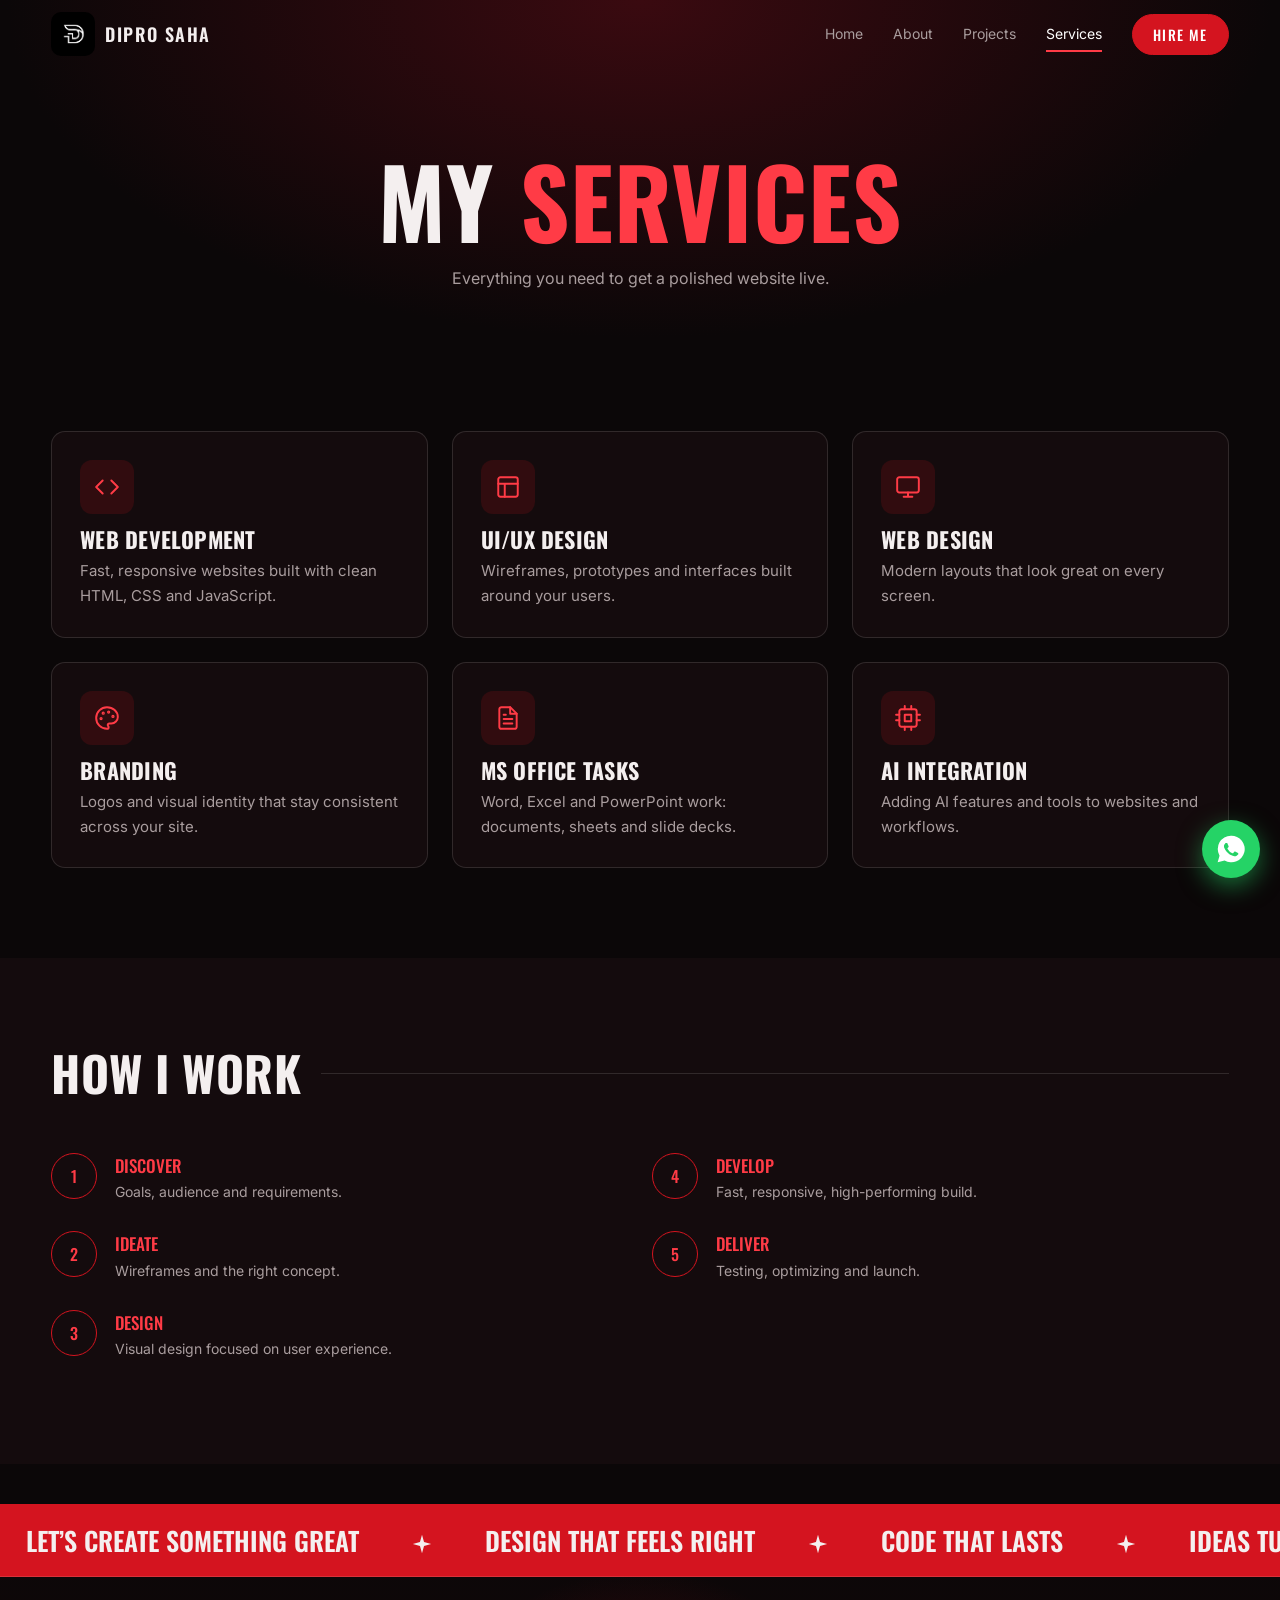
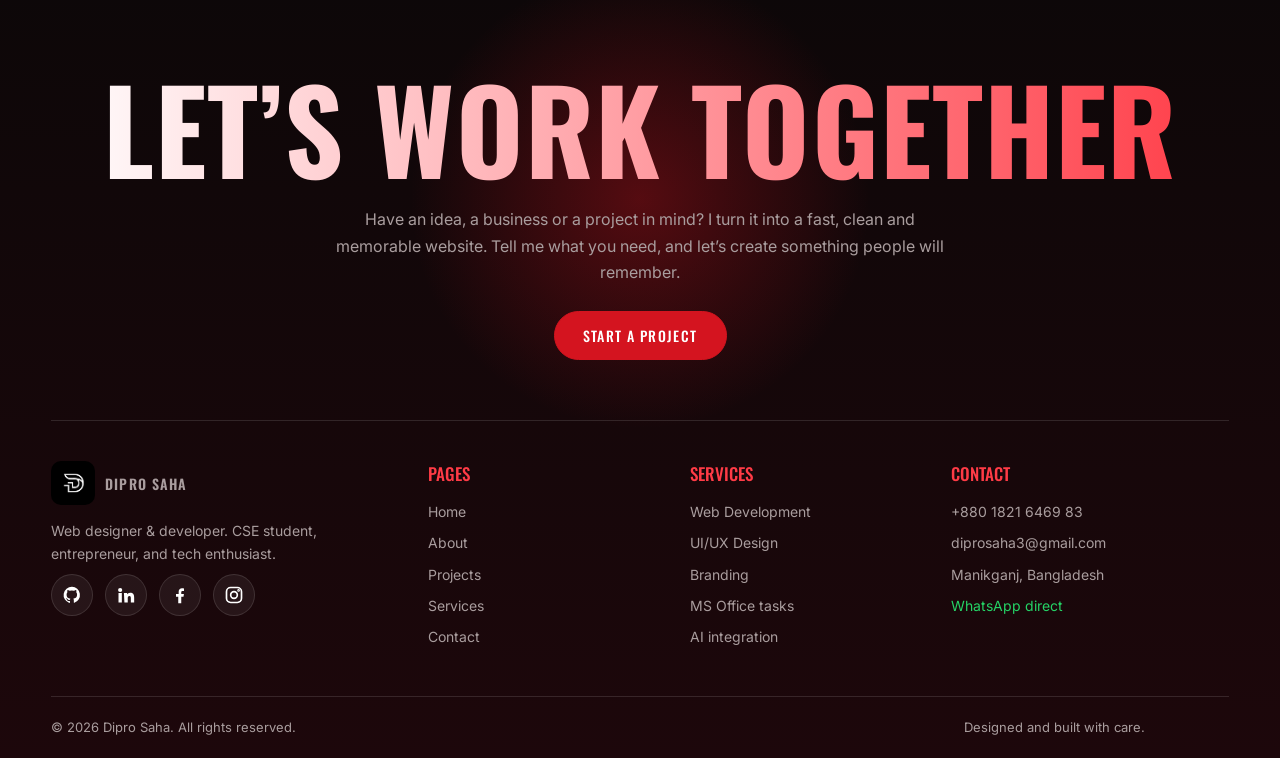
<file: services.html>
<!DOCTYPE html><html lang="en"><head><meta charset="utf-8"><meta name="viewport" content="width=device-width,initial-scale=1"><title>Services | Dipro Saha</title><meta name="description" content="Portfolio of Dipro Saha, web designer and UI/UX creator."><link rel="icon" href="assets/logo.png"><link rel="preconnect" href="https://fonts.googleapis.com"><link href="https://fonts.googleapis.com/css2?family=Anton&family=Great+Vibes&family=Inter:wght@400;500&family=Oswald:wght@400;500;600;700&display=swap" rel="stylesheet"><link rel="stylesheet" href="style.css"></head><body>
<main><section class="ph"><div class="wrap"><h1>My <span class="red">services</span></h1><p>Everything you need to get a polished website live.</p></div></section>
<section><div class="wrap grid g3">
<div class="card pad rv"><div class="ico"><svg viewBox="0 0 24 24" aria-hidden="true"><polyline points="16 18 22 12 16 6"/><polyline points="8 6 2 12 8 18"/></svg></div><h3>Web Development</h3><p>Fast, responsive websites built with clean HTML, CSS and JavaScript.</p></div>
<div class="card pad rv" data-d=".1"><div class="ico"><svg viewBox="0 0 24 24" aria-hidden="true"><rect x="3" y="3" width="18" height="18" rx="2"/><path d="M3 9h18M9 21V9"/></svg></div><h3>UI/UX Design</h3><p>Wireframes, prototypes and interfaces built around your users.</p></div>
<div class="card pad rv" data-d=".2"><div class="ico"><svg viewBox="0 0 24 24" aria-hidden="true"><rect x="2" y="3" width="20" height="14" rx="2"/><path d="M8 21h8M12 17v4"/></svg></div><h3>Web Design</h3><p>Modern layouts that look great on every screen.</p></div>
<div class="card pad rv"><div class="ico"><svg viewBox="0 0 24 24" aria-hidden="true"><circle cx="13.5" cy="6.5" r=".6"/><circle cx="17.5" cy="10.5" r=".6"/><circle cx="8.5" cy="7.5" r=".6"/><circle cx="6.5" cy="12.5" r=".6"/><path d="M12 2C6.5 2 2 6.5 2 12s4.5 10 10 10c.9 0 1.5-.7 1.5-1.5 0-.4-.2-.8-.4-1-.3-.3-.4-.6-.4-1 0-.8.7-1.5 1.5-1.5H16c3.3 0 6-2.7 6-6 0-4.900-4.500-9-10-9z"/></svg></div><h3>Branding</h3><p>Logos and visual identity that stay consistent across your site.</p></div>
<div class="card pad rv" data-d=".1"><div class="ico"><svg viewBox="0 0 24 24" aria-hidden="true"><path d="M14 2H6a2 2 0 0 0-2 2v16a2 2 0 0 0 2 2h12a2 2 0 0 0 2-2V8z"/><polyline points="14 2 14 8 20 8"/><path d="M16 13H8M16 17H8M10 9H8"/></svg></div><h3>MS Office tasks</h3><p>Word, Excel and PowerPoint work: documents, sheets and slide decks.</p></div>
<div class="card pad rv" data-d=".2"><div class="ico"><svg viewBox="0 0 24 24" aria-hidden="true"><rect x="4" y="4" width="16" height="16" rx="2"/><rect x="9" y="9" width="6" height="6"/><path d="M9 1v3M15 1v3M9 20v3M15 20v3M20 9h3M20 14h3M1 9h3M1 14h3"/></svg></div><h3>AI integration</h3><p>Adding AI features and tools to websites and workflows.</p></div></div></section>
<section style="background:var(--bg2)"><div class="wrap"><div class="hd rv"><h2>How I work</h2></div><div class="grid g2"><div class="rv l"><div class="step"><i>1</i><div><b>Discover</b><p>Goals, audience and requirements.</p></div></div><div class="step"><i>2</i><div><b>Ideate</b><p>Wireframes and the right concept.</p></div></div><div class="step"><i>3</i><div><b>Design</b><p>Visual design focused on user experience.</p></div></div></div>
<div class="rv r"><div class="step"><i>4</i><div><b>Develop</b><p>Fast, responsive, high-performing build.</p></div></div><div class="step"><i>5</i><div><b>Deliver</b><p>Testing, optimizing and launch.</p></div></div></div></div></div></section></main>
<script src="script.js"></script></body></html>
</file>
<file: style.css>
:root{--bg:#0b0708;--bg2:#140b0d;--red:#d4141f;--red2:#ff3b46;--tx:#f4efef;--mu:#a99d9e;--ln:rgba(255,255,255,.12);--h:'Oswald',sans-serif;--s:'Great Vibes',cursive}
*{box-sizing:border-box;margin:0;padding:0}html{scroll-behavior:smooth}
body{background:var(--bg);color:var(--tx);font:16px/1.65 'Inter',system-ui,sans-serif;overflow-x:hidden;animation:pin .6s ease both}
body.out{opacity:0;transition:opacity .3s}@keyframes pin{from{opacity:0}to{opacity:1}}
a{color:inherit;text-decoration:none}img{max-width:100%;display:block}
.wrap{width:min(1180px,92%);margin:auto}
h1,h2,h3{font-family:var(--h);text-transform:uppercase;line-height:1.05;letter-spacing:.01em}
h2{font-size:clamp(30px,5vw,48px)}.red{color:var(--red2)}
section{padding:90px 0;position:relative}
/* nav */
.nav{position:fixed;inset:0 0 auto;z-index:50;padding:12px 0;transition:.3s}
.nav.s{background:rgba(11,7,8,.88);backdrop-filter:blur(12px);border-bottom:1px solid var(--ln);padding:8px 0}
.nav .wrap{display:flex;align-items:center;justify-content:space-between}
.brand{display:flex;align-items:center;gap:10px;font:600 18px var(--h);letter-spacing:.08em;text-transform:uppercase}
.brand img{width:44px;height:44px;border-radius:10px}
.menu{display:flex;gap:30px;align-items:center}
.menu a{font-size:14px;color:var(--mu);position:relative;transition:.25s}
.menu a:after{content:"";position:absolute;left:0;bottom:-6px;height:2px;width:0;background:var(--red2);transition:.3s}
.menu a:hover,.menu a.on{color:#fff}.menu a:hover:after,.menu a.on:after{width:100%}
.btn{display:inline-block;padding:13px 28px;border:1px solid var(--red);background:var(--red);color:#fff!important;font:500 14px var(--h);letter-spacing:.1em;text-transform:uppercase;border-radius:50px;transition:.3s;cursor:pointer}
.btn:hover{background:transparent;box-shadow:0 0 28px rgba(212,20,31,.55);transform:translateY(-3px)}
.btn.o{background:transparent;border-color:var(--ln)}.btn.o:hover{border-color:var(--red2)}
.menu .btn{padding:9px 20px}
.burger{display:none;background:none;border:0;width:34px;height:26px;position:relative;cursor:pointer}
.burger i{position:absolute;left:0;width:100%;height:2px;background:#fff;transition:.3s}
.burger i:nth-child(1){top:2px}.burger i:nth-child(2){top:12px}.burger i:nth-child(3){top:22px}
.burger.x i:nth-child(1){top:12px;transform:rotate(45deg)}.burger.x i:nth-child(2){opacity:0}.burger.x i:nth-child(3){top:12px;transform:rotate(-45deg)}
/* hero */
.hero{min-height:100vh;padding:110px 0 0;display:flex;align-items:flex-end;overflow:hidden;background:radial-gradient(ellipse at 50% 40%,#3a0a10 0,var(--bg) 70%)}
.big{position:absolute;top:60px;left:50%;transform:translateX(-50%);font:700 clamp(90px,23vw,330px)/1 var(--h);letter-spacing:-.01em;background:linear-gradient(#e0212c,#6d0a12 85%);-webkit-background-clip:text;background-clip:text;color:transparent;white-space:nowrap;animation:drop 1.2s cubic-bezier(.2,.8,.2,1) both}
@keyframes drop{from{opacity:0;transform:translate(-50%,-60px) scale(.92)}}
.hg{position:relative;display:grid;grid-template-columns:1fr 1.1fr 1fr;align-items:end;gap:20px;width:min(1180px,92%);margin:auto;min-height:calc(100vh - 110px)}
.hl{align-self:center;padding-bottom:60px;animation:up .9s .3s both}
.hl .hi{font:48px var(--s);color:#fff}
.hl h1{font-size:clamp(44px,6vw,78px)}
.hl h3{color:var(--red2);font-size:20px;margin:14px 0}.hl p{color:var(--mu);max-width:340px;margin-bottom:24px}
.pic{align-self:end;animation:up 1s .15s both}.pic img{width:100%;max-height:82vh;object-fit:contain;filter:drop-shadow(0 0 60px rgba(212,20,31,.45))}
.hr{align-self:center;padding-bottom:60px;display:grid;gap:16px;animation:up .9s .5s both}
.tag{display:flex;gap:12px;align-items:center;font-size:14px;color:var(--mu);margin-bottom:14px}
.tag b{width:38px;height:38px;border:1px solid var(--red);border-radius:50%;display:grid;place-items:center;color:var(--red2);animation:pulse 2s infinite}
@keyframes pulse{50%{box-shadow:0 0 0 10px rgba(212,20,31,0)}0%{box-shadow:0 0 0 0 rgba(212,20,31,.6)}}
.st{border-top:1px solid var(--ln);padding-top:12px}.st b{font:600 38px var(--h);color:#fff}.st span{display:block;font-size:13px;color:var(--mu)}
@keyframes up{from{opacity:0;transform:translateY(40px)}}
/* reveal */
.js .rv{opacity:0;transform:translateY(40px);transition:opacity .8s,transform .8s cubic-bezier(.2,.8,.2,1)}.js .rv.l{transform:translateX(-50px)}.js .rv.r{transform:translateX(50px)}
.js .rv.in{opacity:1;transform:none}
.hd{display:flex;align-items:center;gap:20px;margin-bottom:40px}.hd:after{content:"";flex:1;height:1px;background:var(--ln)}
/* cards */
.grid{display:grid;gap:24px}.g3{grid-template-columns:repeat(3,1fr)}.g2{grid-template-columns:repeat(2,1fr)}
.card{background:var(--bg2);border:1px solid var(--ln);border-radius:14px;overflow:hidden;transition:.4s}
.card:hover{transform:translateY(-8px);border-color:var(--red);box-shadow:0 20px 50px rgba(212,20,31,.2)}
.th{aspect-ratio:16/10;display:grid;place-items:center;font:700 34px var(--h);letter-spacing:.06em;text-transform:uppercase;transition:.6s}
.card:hover .th{transform:scale(1.06)}
.t1{background:linear-gradient(135deg,#1a1a1a,#5a0d14)}.t2{background:linear-gradient(135deg,#d9cfc4,#8c7a68);color:#2a2018}.t3{background:linear-gradient(135deg,#111,#a3121c)}
.t4{background:linear-gradient(135deg,#1c1c1c,#3b3b3b)}.t5{background:linear-gradient(135deg,#6d0a12,#e0212c)}.t6{background:linear-gradient(135deg,#0d0d0d,#7a1119)}
.cb{padding:20px}.cb p{color:var(--mu);font-size:14px}.cb h3{font-size:22px;margin-bottom:6px}
.sk{display:flex;flex-wrap:wrap;gap:10px}.sk span{border:1px solid var(--ln);padding:6px 16px;border-radius:6px;font-size:13px;transition:.3s}.sk span:hover{border-color:var(--red2);background:rgba(212,20,31,.15);transform:translateY(-3px)}
.edu{border-bottom:1px solid var(--ln);padding:14px 0;display:flex;justify-content:space-between;gap:16px}.edu p{color:var(--mu);font-size:14px}
.step{display:flex;gap:18px;padding:14px 0;align-items:flex-start}.step i{flex:none;width:46px;height:46px;border:1px solid var(--red);border-radius:50%;display:grid;place-items:center;font:500 16px var(--h);color:var(--red2);transition:.3s}
.step:hover i{background:var(--red);color:#fff}.step b{font:500 17px var(--h);text-transform:uppercase;color:var(--red2)}.step p{color:var(--mu);font-size:14px}
.ph{padding:150px 0 50px;text-align:center;background:radial-gradient(ellipse at 50% 0,#3a0a10,var(--bg) 70%)}
.ph h1{font-size:clamp(44px,8vw,96px)}.ph p{color:var(--mu);max-width:560px;margin:14px auto 0}
.ico{width:54px;height:54px;border-radius:12px;background:rgba(212,20,31,.15);display:grid;place-items:center;font-size:24px;margin-bottom:14px;transition:.4s}.card:hover .ico{background:var(--red);transform:rotate(-8deg) scale(1.1)}
.pad{padding:28px}.pad h3{font-size:22px;margin-bottom:8px}.pad p{color:var(--mu);font-size:15px}
.bar{height:6px;background:var(--ln);border-radius:6px;margin:6px 0 16px;overflow:hidden}.bar i{display:block;height:100%;width:0;background:linear-gradient(90deg,var(--red),var(--red2));transition:width 1.4s cubic-bezier(.2,.8,.2,1)}
.in .bar i,.bar.in i{width:var(--w)}
form{display:grid;gap:14px}input,textarea{width:100%;background:var(--bg2);border:1px solid var(--ln);color:#fff;padding:14px 16px;border-radius:10px;font:inherit;transition:.3s}
input:focus,textarea:focus{outline:0;border-color:var(--red2);box-shadow:0 0 0 3px rgba(212,20,31,.25)}
/* socials */
.soc{display:flex;gap:12px;flex-wrap:wrap}.soc a{width:44px;height:44px;border:1px solid var(--ln);border-radius:50%;display:grid;place-items:center;transition:.35s}
.soc a:hover{background:var(--red);border-color:var(--red);transform:translateY(-5px) rotate(8deg);box-shadow:0 10px 25px rgba(212,20,31,.5)}.soc svg{width:19px;height:19px;fill:currentColor}
/* footer */
.ft{position:relative;margin-top:40px;background:linear-gradient(#0b0708,#1d070b);border-top:1px solid var(--red);overflow:hidden}
.mq{border-bottom:1px solid var(--ln);overflow:hidden;white-space:nowrap;padding:16px 0;background:var(--red)}
.mq div{display:inline-block;font:600 26px var(--h);text-transform:uppercase;animation:mq 22s linear infinite}.mq span{margin:0 26px}
@keyframes mq{to{transform:translateX(-50%)}}
.cta{text-align:center;padding:90px 0 60px;position:relative}
.cta:before{content:"";position:absolute;left:50%;top:50%;width:500px;height:500px;max-width:100%;transform:translate(-50%,-50%);background:radial-gradient(circle,rgba(212,20,31,.35),transparent 65%);animation:glow 5s ease-in-out infinite}
@keyframes glow{50%{transform:translate(-50%,-50%) scale(1.25)}}
.cta h2{font-size:clamp(40px,9vw,120px);position:relative;background:linear-gradient(90deg,#fff,#ff3b46,#fff);background-size:200%;-webkit-background-clip:text;background-clip:text;color:transparent;animation:sh 5s linear infinite}
@keyframes sh{to{background-position:200%}}.cta .btn{margin-top:26px;position:relative}
.fg{display:grid;grid-template-columns:1.5fr 1fr 1fr 1.2fr;gap:30px;padding:40px 0;border-top:1px solid var(--ln)}
.fg h4{font:500 17px var(--h);text-transform:uppercase;margin-bottom:14px;color:var(--red2)}.fg a,.fg p{display:block;color:var(--mu);font-size:14px;margin-bottom:8px;transition:.25s}.fg a:hover{color:#fff;padding-left:6px}
.cp{border-top:1px solid var(--ln);padding:20px 0;display:flex;justify-content:space-between;gap:10px;flex-wrap:wrap;color:var(--mu);font-size:13px}
.top{position:fixed;right:22px;bottom:96px;width:44px;height:44px;border-radius:50%;background:var(--bg2);border:1px solid var(--red);color:#fff;cursor:pointer;z-index:40;opacity:0;pointer-events:none;transition:.3s}.top.s{opacity:1;pointer-events:auto}
.wa{position:fixed;right:20px;bottom:22px;width:58px;height:58px;border-radius:50%;background:#25d366;display:grid;place-items:center;z-index:60;box-shadow:0 8px 24px rgba(37,211,102,.5);animation:wp 2s infinite;transition:.3s}
.wa:hover{transform:scale(1.12)}.wa svg{width:32px;height:32px;fill:#fff}
@keyframes wp{0%{box-shadow:0 0 0 0 rgba(37,211,102,.7)}100%{box-shadow:0 0 0 22px rgba(37,211,102,0)}}
/* responsive */
@media(max-width:980px){.g3{grid-template-columns:repeat(2,1fr)}.fg{grid-template-columns:1fr 1fr}
.hg{grid-template-columns:1fr 1fr;min-height:auto}.pic{grid-column:1/-1;grid-row:1;max-width:420px;margin:0 auto}.hl,.hr{padding-bottom:40px}}
@media(max-width:760px){section{padding:64px 0}.burger{display:block}
.menu{position:fixed;inset:0 0 0 30%;background:rgba(11,7,8,.98);flex-direction:column;justify-content:center;gap:26px;transform:translateX(100%);transition:.4s;border-left:1px solid var(--ln)}.menu.o{transform:none}.menu a{font-size:18px}
.g3,.g2,.fg{grid-template-columns:1fr}.hg{grid-template-columns:1fr}.hr{grid-template-columns:repeat(3,1fr)}.hero{padding-top:90px}.big{top:70px}.ph{padding-top:120px}.cp{justify-content:center;text-align:center}}
@media(prefers-reduced-motion:reduce){*{animation:none!important;transition:none!important}.js .rv{opacity:1;transform:none}}
/* v3 fixes */
.nav.s{background:rgba(11,7,8,.95);backdrop-filter:none;-webkit-backdrop-filter:none}
.burger{z-index:70}.menu{z-index:60}
.fg .soc a{display:grid;place-items:center;width:42px;height:42px;margin:0;padding:0;color:#fff;background:rgba(255,255,255,.06)}.fg .soc a:hover{padding:0;color:#fff}
.soc svg{width:20px;height:20px;display:block}.soc svg.ln{fill:none;stroke:currentColor;stroke-width:2}
.fg .brand{display:flex;margin-bottom:14px}.fg .brand:hover{padding-left:0}.fg .brand img{width:44px;height:44px}
/* hero: tall condensed PORTFOLIO like the reference, portrait larger */
.big{font-family:'Anton','Impact','Haettenschweiler','Arial Narrow Bold',sans-serif;font-weight:400;left:0;right:0;transform:none;top:84px;text-align:center;font-size:clamp(86px,23.5vw,460px);line-height:.95;letter-spacing:0;background:linear-gradient(180deg,#ee2430 0%,#b8101b 45%,#4a070d 100%);-webkit-background-clip:text;background-clip:text;color:transparent;animation:drop2 1.2s cubic-bezier(.2,.8,.2,1) both;z-index:0;user-select:none}
@keyframes drop2{from{opacity:0;transform:translateY(-60px) scale(.94)}}
.hero:after{content:"";position:absolute;inset:auto 0 0;height:22%;background:linear-gradient(transparent,var(--bg));z-index:2;pointer-events:none}
.hg{grid-template-columns:1fr 1.7fr 1fr;z-index:3}
.pic{display:flex;justify-content:center;align-items:flex-end;align-self:end}
.pic img{width:auto;height:min(90vh,980px);max-width:100%;max-height:none;object-fit:contain;object-position:bottom;filter:drop-shadow(0 0 70px rgba(212,20,31,.5))}
@media(max-width:980px){.hg{grid-template-columns:1fr 1fr}.pic{max-width:none;width:100%}.pic img{height:min(70vh,640px)}.big{top:90px}}
@media(max-width:760px){.pic img{height:62vh;max-height:520px}.big{top:84px;font-size:25vw}.hero:after{height:12%}.hl{text-align:center}.hl p{margin-inline:auto}.hr{padding-bottom:70px}}
/* contact */
.ci{display:flex;gap:14px;align-items:center;padding:14px 0;border-bottom:1px solid var(--ln);transition:.3s}.ci:hover{padding-left:8px}
.ci b{width:44px;height:44px;flex:none;border-radius:50%;background:rgba(212,20,31,.15);display:grid;place-items:center;color:var(--red2)}.ci svg{width:20px;height:20px;fill:currentColor}.ci span{color:var(--mu);font-size:14px;display:block}
.contact__form{display:grid;gap:14px}.contact__input{width:100%;background:var(--bg2);border:1px solid var(--ln);color:#fff;padding:14px 16px;border-radius:10px;font:inherit;transition:.3s}
.contact__input:focus{outline:0;border-color:var(--red2);box-shadow:0 0 0 3px rgba(212,20,31,.25)}.contact__button:disabled{opacity:.6}
.fm{min-height:24px;font-size:14px}.fm.ok{color:#3ddc84}.fm.bad{color:#ff7b84}
.nav{z-index:80}
.cp{padding-right:84px}@media(max-width:760px){.cp{padding-right:0;padding-bottom:84px}}
/* v4 hero: same composition on every device */
.hx{--fs:200px;position:relative;min-height:max(100svh,680px);overflow:hidden;background:var(--bg)}
.bigx{position:absolute;z-index:1;top:78px;left:0;right:0;text-align:center;font:400 var(--fs)/.95 'Anton','Impact','Haettenschweiler','Arial Narrow Bold',sans-serif;color:#d4141f;white-space:nowrap;user-select:none;animation:drop2 1.1s cubic-bezier(.2,.8,.2,1) both}
.pc{position:absolute;z-index:2;left:50%;transform:translateX(-50%);top:calc(78px + var(--fs)*.5);bottom:0;display:flex;justify-content:center;align-items:flex-start;animation:fi 1s .2s both}
@keyframes fi{from{opacity:0}}
.pc img{height:max(calc(var(--fs)*3.3),52svh);max-height:100%;width:auto;max-width:none;object-fit:contain;object-position:top;-webkit-mask-image:linear-gradient(#000 60%,transparent 98%);mask-image:linear-gradient(#000 60%,transparent 98%)}
.tx{position:absolute;z-index:3;left:max(5vw,calc((100vw - 1180px)/2));bottom:48px;max-width:min(370px,70vw);animation:up .9s .35s both}
.tx .hi{display:block;font:44px/1.1 var(--s);color:#fff}
.tx h1{font:400 clamp(46px,6vw,80px)/.95 'Anton','Impact','Haettenschweiler',sans-serif;letter-spacing:.01em;margin-top:4px}
.tx h3{font:600 17px/1.4 'Inter',sans-serif;text-transform:none;letter-spacing:0;color:#b9b0b0;margin:14px 0 10px}
.tx p{color:var(--mu);font-size:16px;margin:0 0 22px}
.rt{position:absolute;z-index:3;right:max(5vw,calc((100vw - 1180px)/2));bottom:48px;width:230px;display:grid;gap:14px;animation:up .9s .5s both}
.sb{display:none}
@media(max-width:999px){.rt{display:none}.sb{display:grid;grid-template-columns:repeat(3,1fr);gap:16px;padding:26px 5vw;border-top:1px solid var(--ln)}.sb .st b{font-size:30px}}
@media(max-width:480px){.tx .hi{font-size:38px}.tx p{font-size:15px}.tx{bottom:36px}.sb .st span{font-size:12px}}
html,body{overflow-x:clip}
@media(max-width:760px){.js .rv.l,.js .rv.r{transform:translateY(40px)}.js .rv.in{transform:none}}
.bigx.ab{color:#fff}.bigx.ab .me{color:#d4141f}
.g4{grid-template-columns:repeat(4,1fr)}
@media(max-width:1100px){.g4{grid-template-columns:repeat(2,1fr)}}@media(max-width:760px){.g4{grid-template-columns:1fr}}
.ico{font:600 22px var(--h);color:var(--red2)}.card:hover .ico{color:#fff}
.pad .sk{margin-top:14px}
.cta p{position:relative;color:var(--mu);max-width:620px;margin:18px auto 0}
.tl{position:relative;margin-left:10px;padding-left:34px;border-left:2px solid var(--ln);max-width:760px}
.tl .it{position:relative;padding-bottom:34px}.tl .it:last-child{padding-bottom:0}
.tl .it:before{content:"";position:absolute;left:-43px;top:6px;width:16px;height:16px;border-radius:50%;background:var(--bg);border:3px solid var(--red);box-shadow:0 0 0 0 rgba(212,20,31,.5);transition:.4s}
.tl .it:hover:before{background:var(--red);box-shadow:0 0 0 8px rgba(212,20,31,.2)}
.tl .it b{display:block;font:400 34px/1.1 'Anton','Oswald',sans-serif;color:var(--red2);letter-spacing:.02em}
.tl .it p{color:var(--mu);max-width:560px;margin-top:4px}
/* v6 */
.ico svg{width:26px;height:26px;fill:none;stroke:currentColor;stroke-width:1.8;stroke-linecap:round;stroke-linejoin:round}
.tag b svg{display:block}.mq span svg{display:inline-block;vertical-align:-3px}
.top{display:grid;place-items:center}
.pimg{aspect-ratio:2/1;overflow:hidden;background:#111}.pimg img{width:100%;height:100%;object-fit:cover;object-position:top center;display:block;transition:transform .6s}.card:hover .pimg img{transform:scale(1.06)}
.pj{display:flex;flex-direction:column}.pj .cb{display:flex;flex-direction:column;flex:1;padding:22px}
.pj .sk{margin-top:14px}.sk.sm span{padding:4px 12px;font-size:12px}
.pj .pb{margin-top:auto;padding-top:22px;display:flex;gap:10px}
.btn.sm{flex:1;display:inline-flex;align-items:center;justify-content:center;gap:8px;padding:11px 14px;font-size:13px}
.btn.sm svg{width:16px;height:16px;flex:none;fill:none;stroke:currentColor;stroke-width:2;stroke-linecap:round;stroke-linejoin:round}.btn.sm svg[fill=currentColor]{fill:currentColor;stroke:none}
select.contact__input{appearance:none;-webkit-appearance:none;cursor:pointer;padding-right:44px;background-image:url("data:image/svg+xml,%3Csvg xmlns='http://www.w3.org/2000/svg' width='16' height='16' viewBox='0 0 24 24' fill='none' stroke='%23a99d9e' stroke-width='2.500' stroke-linecap='round' stroke-linejoin='round'%3E%3Cpolyline points='6 9 12 15 18 9'/%3E%3C/svg%3E");background-repeat:no-repeat;background-position:right 16px center}
select.contact__input:invalid{color:#8f8485}select.contact__input option{background:#140b0d;color:#fff}
.note{display:flex;gap:10px;align-items:flex-start;color:var(--mu);font-size:13px;line-height:1.55}.note svg{flex:none;width:18px;height:18px;margin-top:2px;fill:none;stroke:var(--red2);stroke-width:2;stroke-linecap:round;stroke-linejoin:round}
select[name=budget]:has(option[value=""]:checked){color:#8f8485}.fm:empty{display:none}
</file>
